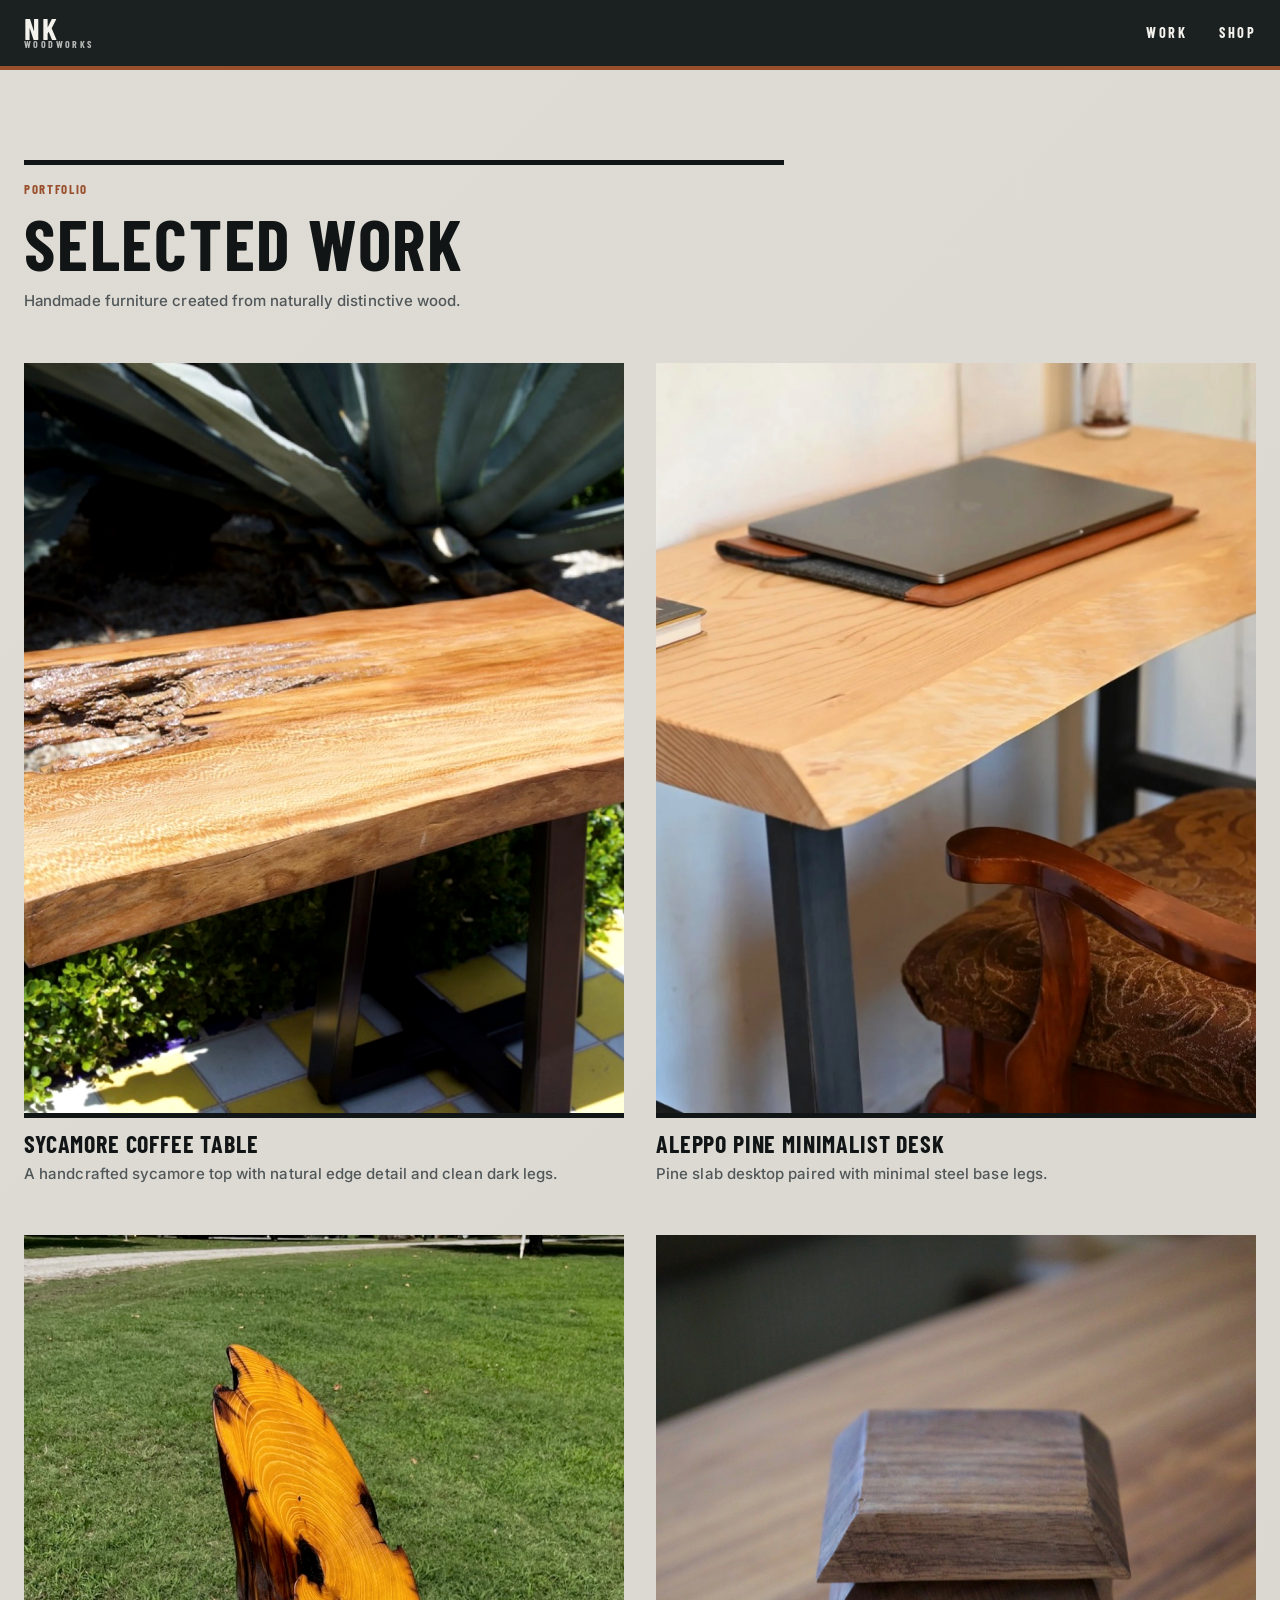
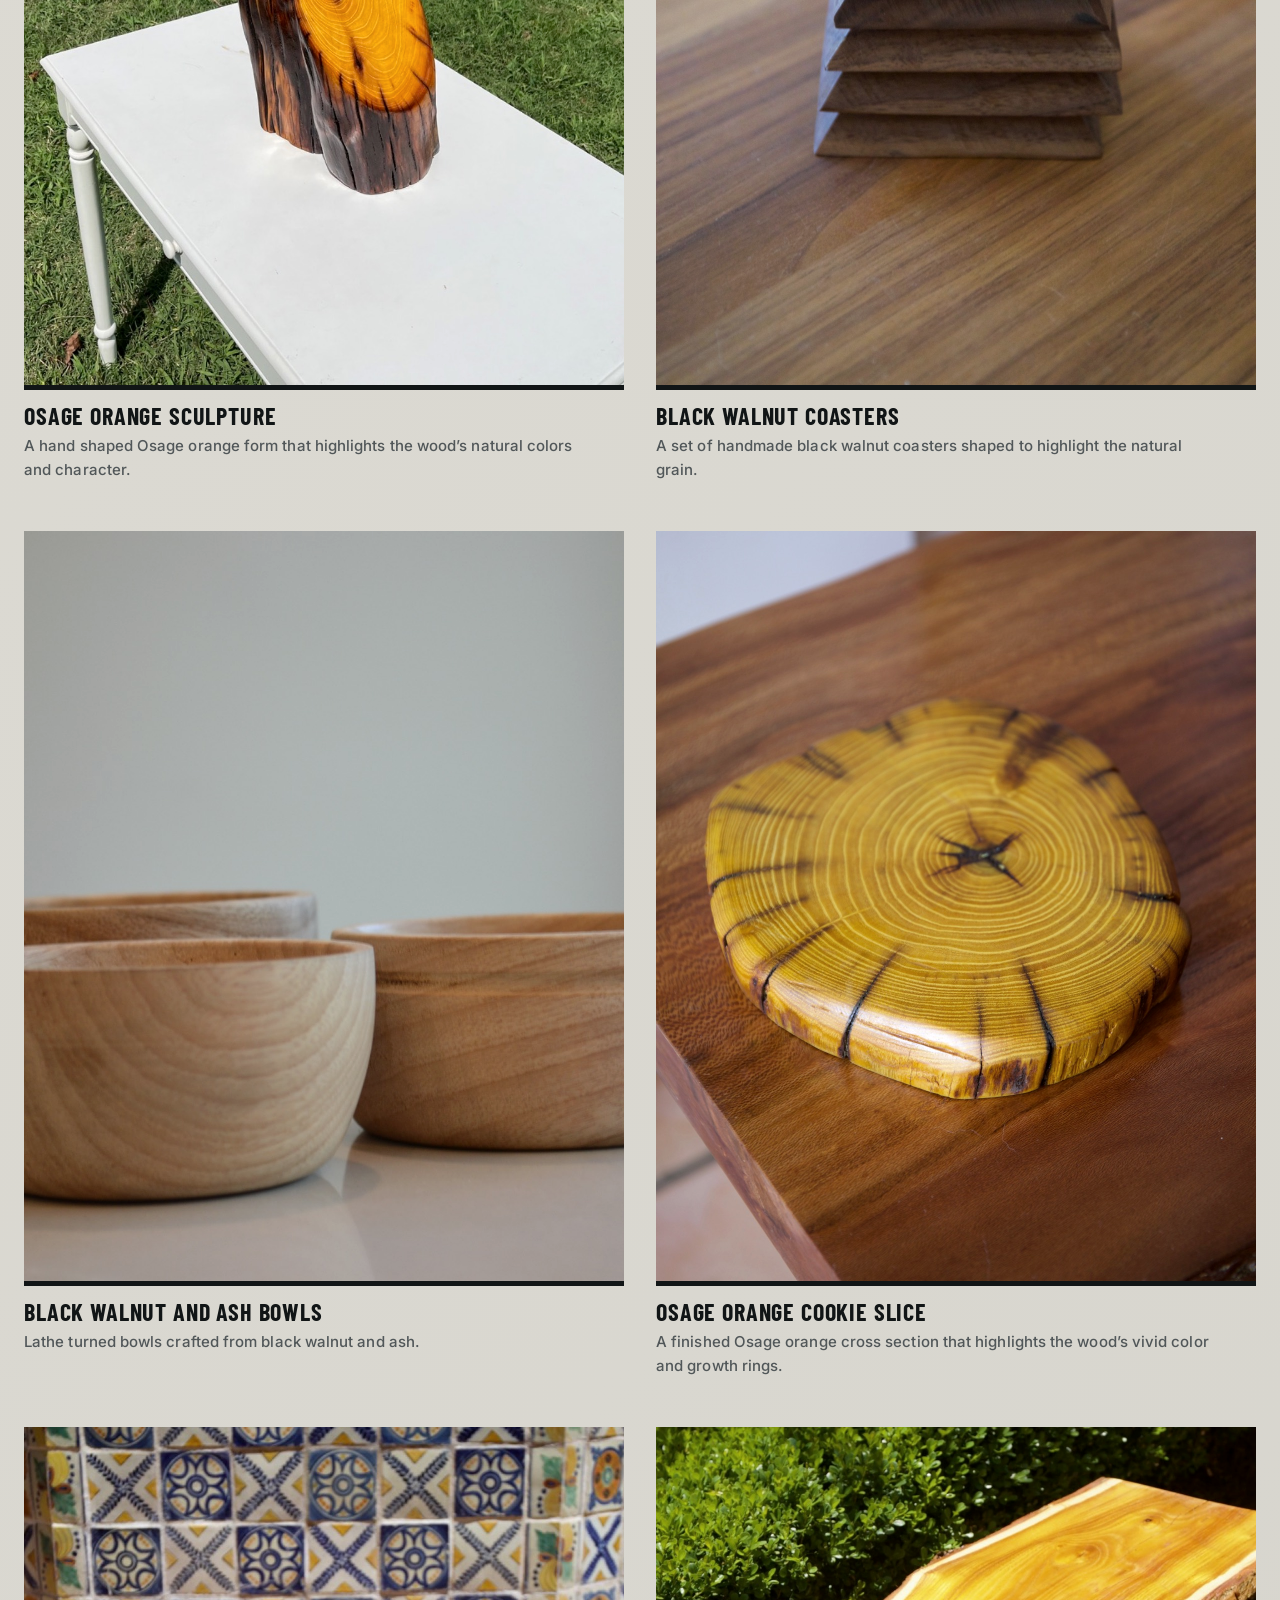
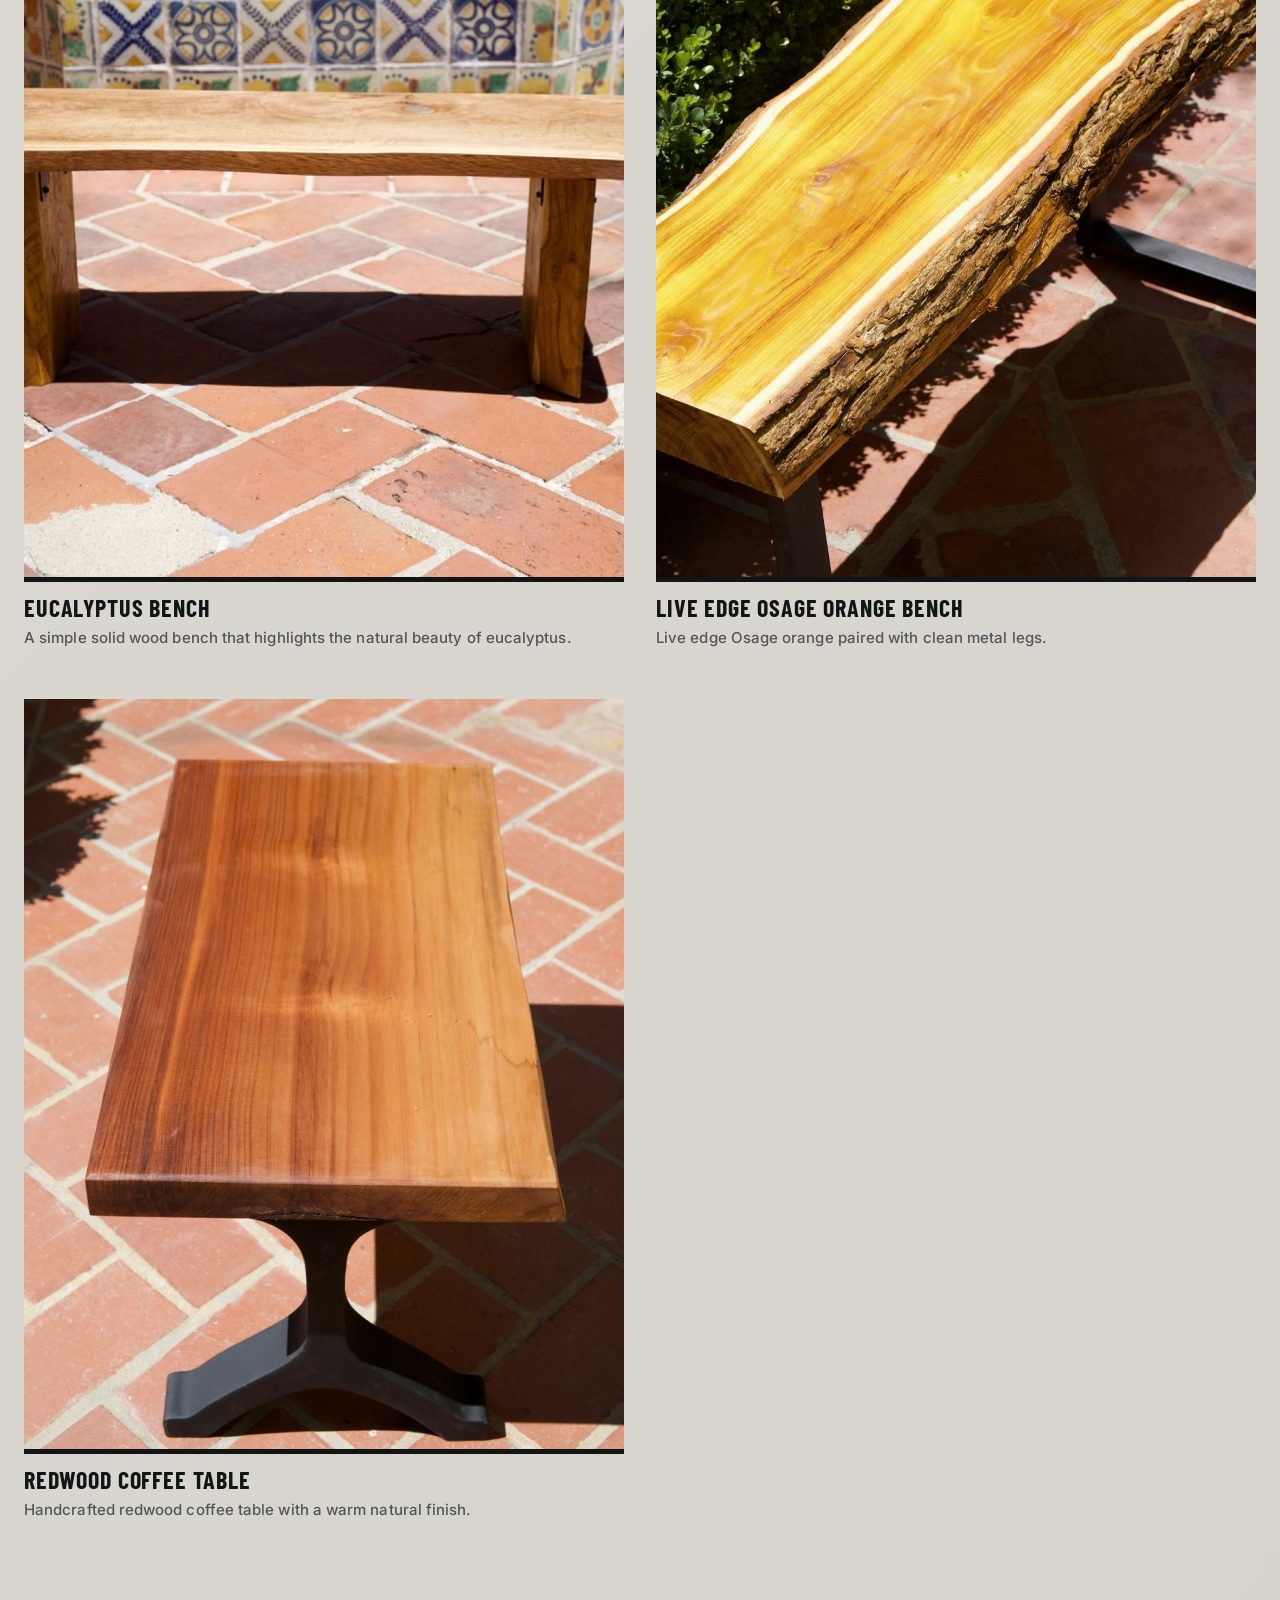
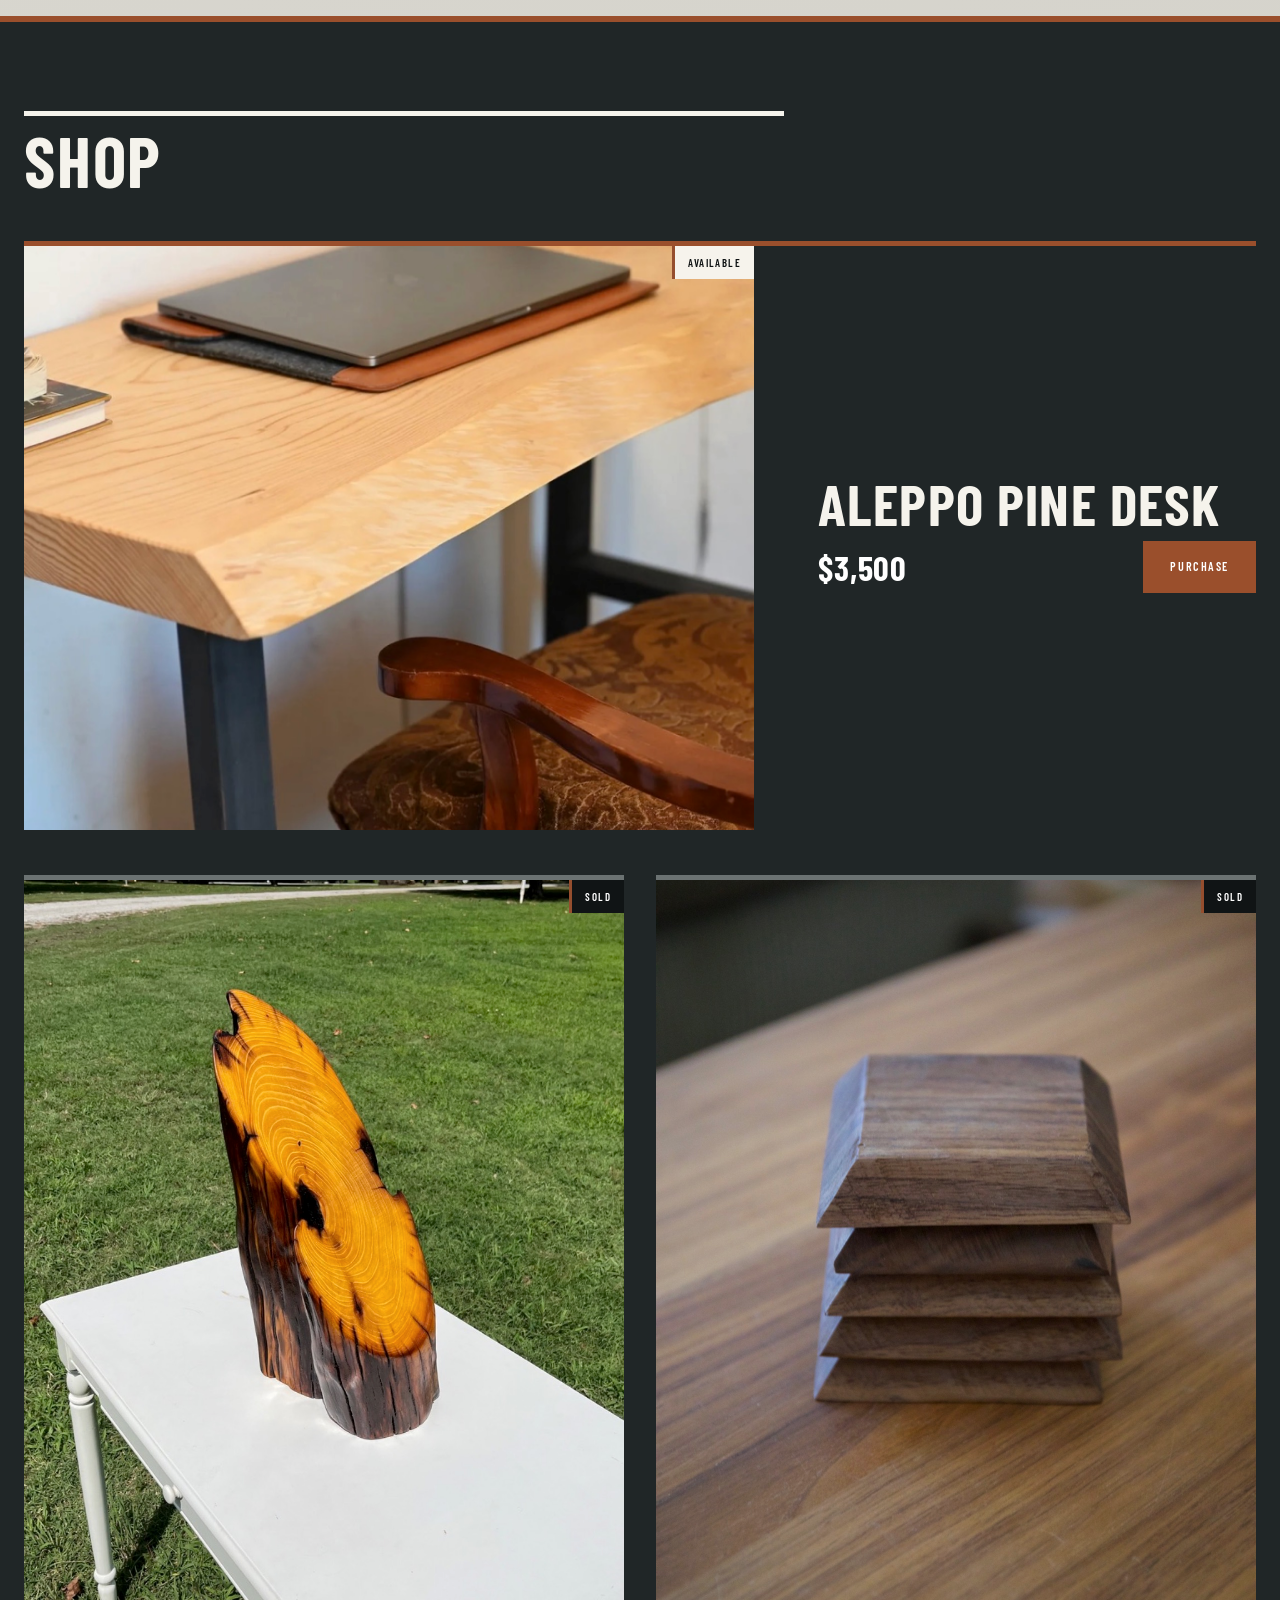
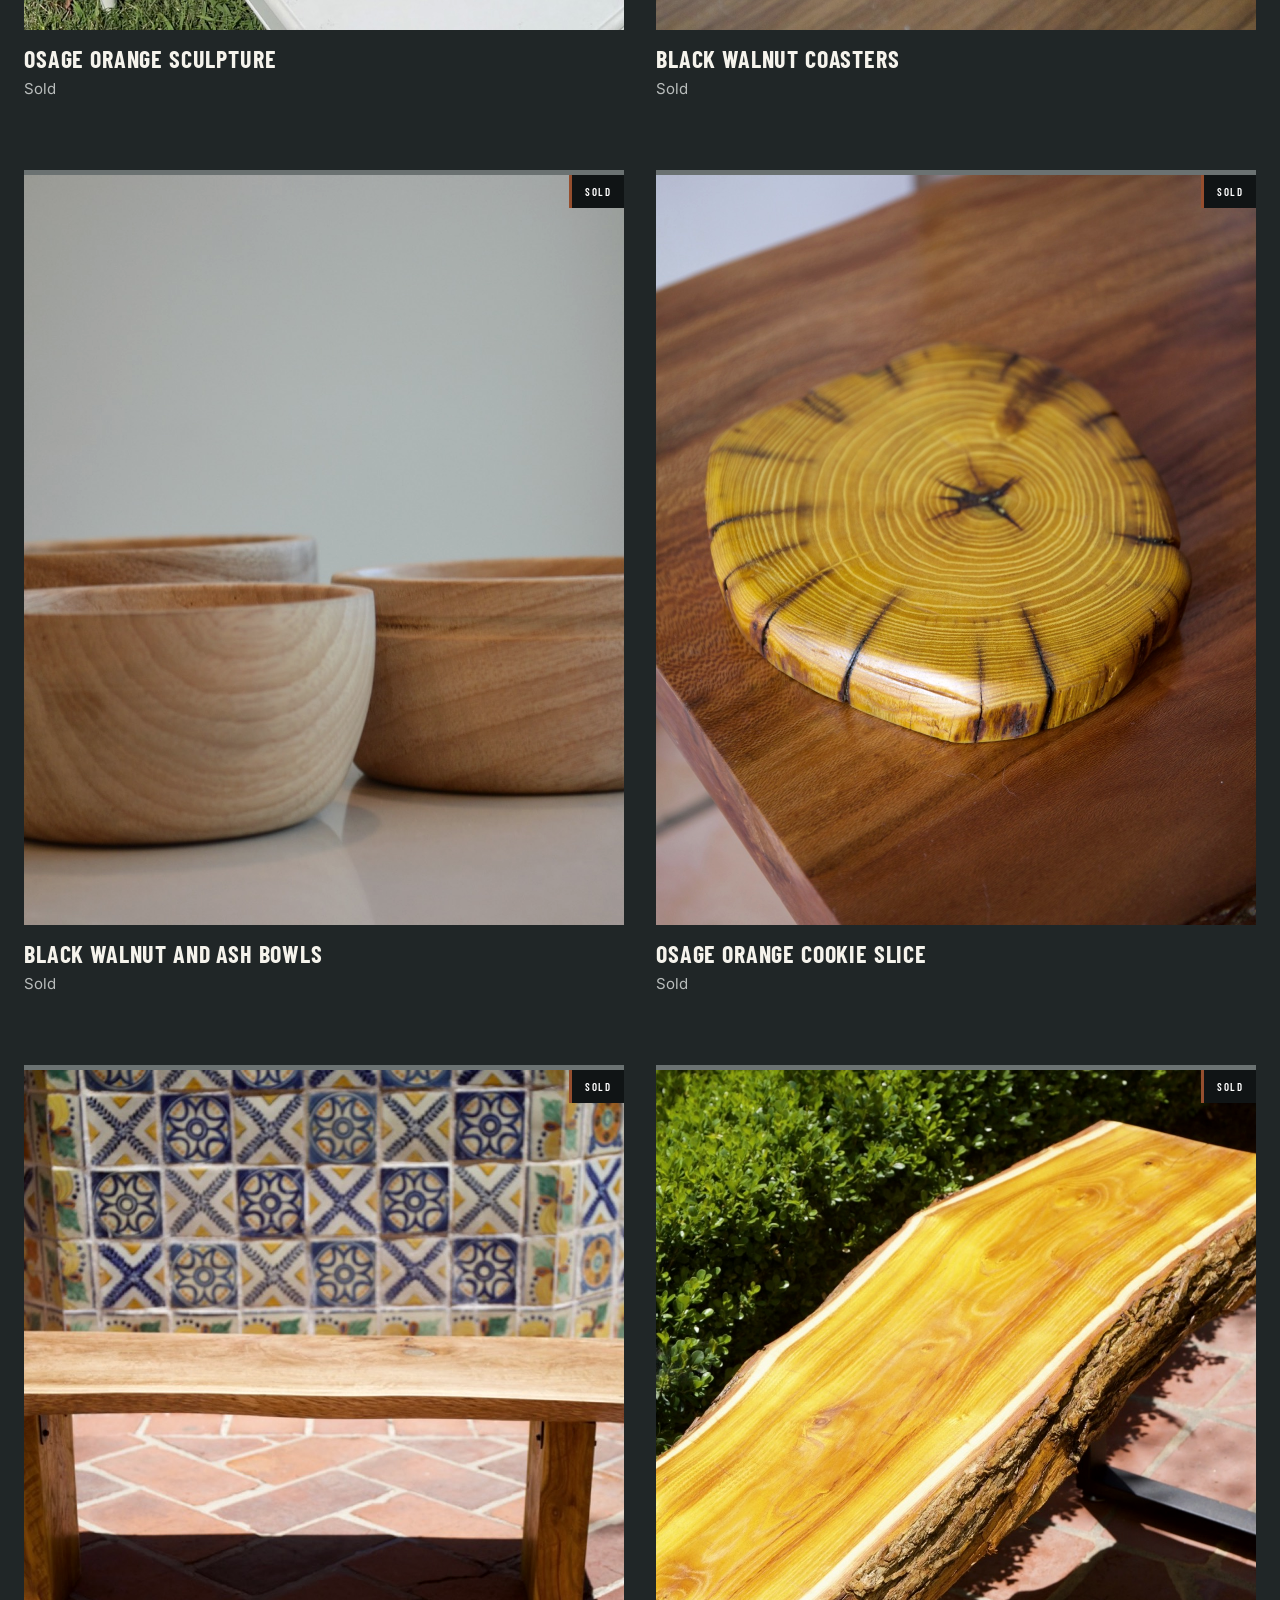
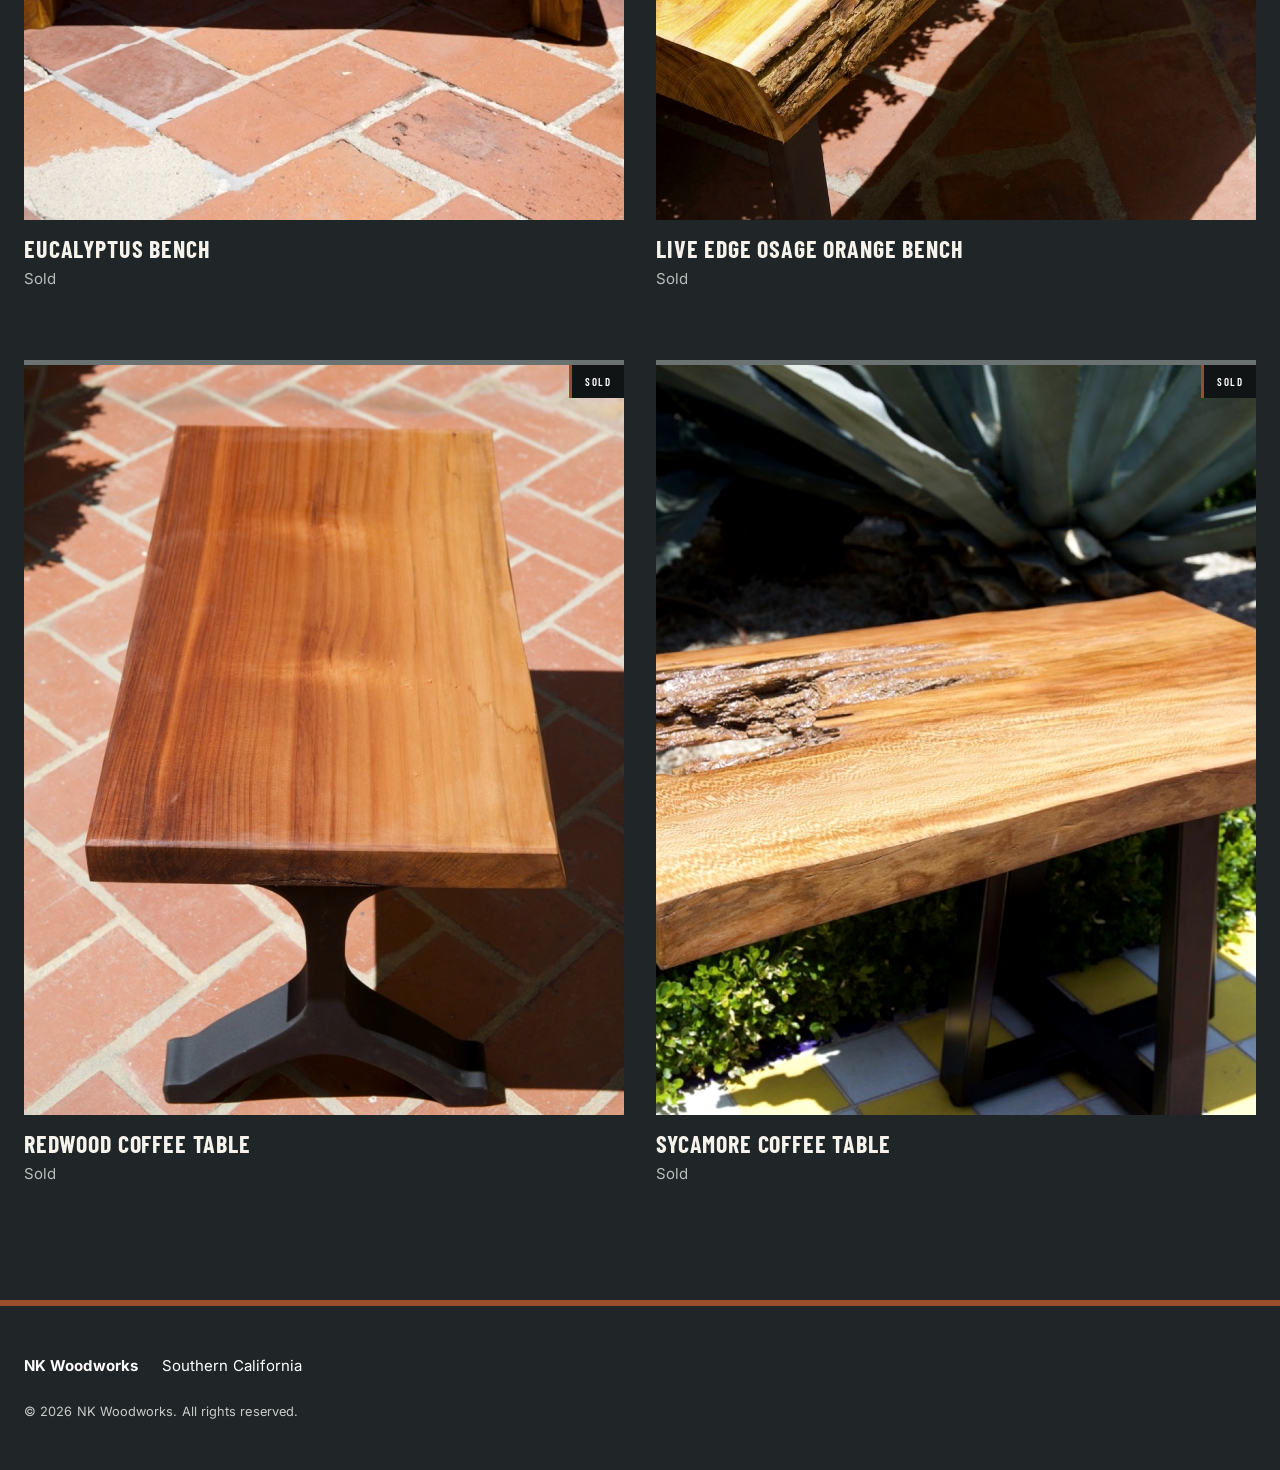
<file: index.html>
<!doctype html>
<html lang="en">
<head>
  <meta charset="utf-8">
  <meta name="viewport" content="width=device-width, initial-scale=1">
  <title>NK Woodworks | Handcrafted Furniture</title>
  <meta name="description" content="NK Woodworks creates handcrafted furniture from distinctive natural wood in Southern California.">
  <meta name="theme-color" content="#e7e5df">
  <link rel="canonical" href="https://nk-woodwork.com/">
  <link rel="icon" href="images/hero-bench.jpg">
  <meta property="og:title" content="NK Woodworks | Handcrafted Furniture">
  <meta property="og:description" content="Handcrafted furniture from distinctive natural wood in Southern California.">
  <meta property="og:image" content="https://nk-woodwork.com/images/social-preview.jpg">
  <meta property="og:url" content="https://nk-woodwork.com/">
  <meta property="og:type" content="website">
  <meta name="twitter:card" content="summary_large_image">
  <meta name="twitter:title" content="NK Woodworks | Handcrafted Furniture">
  <meta name="twitter:description" content="Handcrafted furniture from distinctive natural wood in Southern California.">
  <meta name="twitter:image" content="https://nk-woodwork.com/images/social-preview.jpg">
  <link rel="preconnect" href="https://fonts.googleapis.com">
  <link rel="preconnect" href="https://fonts.gstatic.com" crossorigin>
  <link href="https://fonts.googleapis.com/css2?family=Barlow+Condensed:wght@500;600;700&family=Inter:wght@400;500;600&display=swap" rel="stylesheet">
  <link rel="stylesheet" href="styles.css?v=20260717-industrial">
  <script type="application/ld+json">
  {
    "@context": "https://schema.org",
    "@type": "ProfessionalService",
    "name": "NK Woodworks",
    "url": "https://nk-woodwork.com/",
    "description": "Handcrafted furniture from distinctive natural wood in Southern California.",
    "areaServed": "Southern California"
  }
  </script>
</head>
<body>
  <a class="skip-link" href="#main">Skip to content</a>
  <header class="site-header">
    <a class="wordmark" href="#work" aria-label="NK Woodworks work"><span>NK</span><small>WOODWORKS</small></a>
    <button class="menu-toggle" type="button" aria-label="Open navigation" aria-expanded="false" aria-controls="site-nav"><span></span><span></span></button>
    <nav id="site-nav" class="site-nav" aria-label="Main navigation">
      <a href="#work">Work</a><a href="#shop">Shop</a>
    </nav>
  </header>

  <main id="main">
    <section id="work" class="section shell">
      <header class="section-heading"><p class="eyebrow">Portfolio</p><h2>Selected Work</h2><p>Handmade furniture created from naturally distinctive wood.</p></header>
      <div class="work-grid">
        <figure class="work-item"><button class="image-button" type="button" data-index="0"><img src="images/osage-orange-coffee-table.jpg" alt="Sycamore coffee table with natural edge detail" loading="lazy"></button><figcaption><h3>Sycamore Coffee Table</h3><p>A handcrafted sycamore top with natural edge detail and clean dark legs.</p></figcaption></figure>
        <figure class="work-item"><button class="image-button" type="button" data-index="0"><img src="images/aleppo-pine-desk.jpg" alt="Aleppo pine minimalist desk with a steel base" loading="lazy"></button><figcaption><h3>Aleppo Pine Minimalist Desk</h3><p>Pine slab desktop paired with minimal steel base legs.</p></figcaption></figure>
        <figure class="work-item"><button class="image-button" type="button" data-index="1"><img src="images/osage-orange-side-table.jpg" alt="Hand shaped Osage orange wood sculpture" loading="lazy"></button><figcaption><h3>Osage Orange Sculpture</h3><p>A hand shaped Osage orange form that highlights the wood’s natural colors and character.</p></figcaption></figure>
        <figure class="work-item"><button class="image-button" type="button" data-index="2"><img src="images/black-walnut-coasters-stack.jpg" alt="Stack of handmade black walnut coasters" loading="lazy"></button><figcaption><h3>Black Walnut Coasters</h3><p>A set of handmade black walnut coasters shaped to highlight the natural grain.</p></figcaption></figure>
        <figure class="work-item"><button class="image-button bowls-product-open" type="button" aria-label="View Black Walnut and Ash Bowls photos and details"><img src="images/black-walnut-ash-bowls.jpg" alt="Lathe turned black walnut and ash wood bowls" loading="lazy"></button><figcaption><h3>Black Walnut and Ash Bowls</h3><p>Lathe turned bowls crafted from black walnut and ash.</p></figcaption></figure>
        <figure class="work-item"><button class="image-button" type="button" data-index="3"><img src="images/osage-orange-cookie-slice.jpg" alt="Osage orange cookie slice showing growth rings" loading="lazy"></button><figcaption><h3>Osage Orange Cookie Slice</h3><p>A finished Osage orange cross section that highlights the wood’s vivid color and growth rings.</p></figcaption></figure>
        <figure class="work-item"><button class="image-button" type="button" data-index="2"><img src="images/eucalyptus-bench.jpg" alt="Solid eucalyptus wood bench" loading="lazy"></button><figcaption><h3>Eucalyptus Bench</h3><p>A simple solid wood bench that highlights the natural beauty of eucalyptus.</p></figcaption></figure>
        <figure class="work-item"><button class="image-button" type="button" data-index="3"><img src="images/live-edge-osage-orange-bench.jpg" alt="Live edge Osage orange bench with metal legs" loading="lazy"></button><figcaption><h3>Live Edge Osage Orange Bench</h3><p>Live edge Osage orange paired with clean metal legs.</p></figcaption></figure>
        <figure class="work-item"><button class="image-button" type="button" data-index="3"><img src="images/redwood-coffee-table.jpg" alt="Handcrafted redwood coffee table" loading="lazy"></button><figcaption><h3>Redwood Coffee Table</h3><p>Handcrafted redwood coffee table with a warm natural finish.</p></figcaption></figure>
      </div>
    </section>

    <section id="shop" class="section shop-section">
      <div class="shell"><header class="section-heading"><h2>Shop</h2></header>
        <div class="shop-grid">
          <article class="product-card available"><button class="product-image shop-product-open" type="button" aria-label="View Aleppo Pine Desk photos and details"><img src="images/aleppo-pine-desk.jpg" alt="Aleppo Pine Desk angled view" loading="lazy"><span class="status available-status">Available</span></button><div class="product-copy"><h3>Aleppo Pine Desk</h3><div class="purchase-row"><strong>$3,500</strong><a class="button button-dark" href="https://buy.stripe.com/eVqaEX1AP0EQ1GAcJO5Vu06" target="_blank" rel="noopener noreferrer">Purchase</a></div></div></article>
          <article class="product-card sold"><div class="product-image"><img src="images/osage-orange-side-table.jpg" alt="Osage Orange Sculpture" loading="lazy"><span class="status">Sold</span></div><div class="product-copy"><h3>Osage Orange Sculpture</h3><p>Sold</p></div></article>
          <article class="product-card sold"><button class="product-image coasters-product-open" type="button" aria-label="View Black Walnut Coasters photos and details"><img src="images/black-walnut-coasters-stack.jpg" alt="Black Walnut Coasters" loading="lazy"><span class="status">Sold</span></button><div class="product-copy"><h3>Black Walnut Coasters</h3><p>Sold</p></div></article>
          <article class="product-card sold"><button class="product-image bowls-product-open" type="button" aria-label="View Black Walnut and Ash Bowls photos and details"><img src="images/black-walnut-ash-bowls.jpg" alt="Black Walnut and Ash Bowls" loading="lazy"><span class="status">Sold</span></button><div class="product-copy"><h3>Black Walnut and Ash Bowls</h3><p>Sold</p></div></article>
          <article class="product-card sold"><div class="product-image"><img src="images/osage-orange-cookie-slice.jpg" alt="Osage Orange Cookie Slice" loading="lazy"><span class="status">Sold</span></div><div class="product-copy"><h3>Osage Orange Cookie Slice</h3><p>Sold</p></div></article>
          <article class="product-card sold"><button class="product-image eucalyptus-product-open" type="button" aria-label="View Eucalyptus Bench photos and details"><img src="images/eucalyptus-bench.jpg" alt="Eucalyptus Bench" loading="lazy"><span class="status">Sold</span></button><div class="product-copy"><h3>Eucalyptus Bench</h3><p>Sold</p></div></article>
          <article class="product-card sold"><div class="product-image"><img src="images/live-edge-osage-orange-bench.jpg" alt="Live Edge Osage Orange Bench" loading="lazy"><span class="status">Sold</span></div><div class="product-copy"><h3>Live Edge Osage Orange Bench</h3><p>Sold</p></div></article>
          <article class="product-card sold"><button class="product-image redwood-product-open" type="button" aria-label="View Redwood Coffee Table photos and details"><img src="images/redwood-coffee-table.jpg" alt="Redwood Coffee Table" loading="lazy"><span class="status">Sold</span></button><div class="product-copy"><h3>Redwood Coffee Table</h3><p>Sold</p></div></article>
          <article class="product-card sold"><button class="product-image sycamore-product-open" type="button" aria-label="View Sycamore Coffee Table photos and details"><img src="images/osage-orange-coffee-table.jpg" alt="Sycamore Coffee Table" loading="lazy"><span class="status">Sold</span></button><div class="product-copy"><h3>Sycamore Coffee Table</h3><p>Sold</p></div></article>
        </div>
      </div>
    </section>

  </main>

  <footer class="site-footer"><div><strong>NK Woodworks</strong><span>Southern California</span></div><p>© <span id="year"></span> NK Woodworks. All rights reserved.</p></footer>

  <dialog id="lightbox" class="lightbox" aria-label="Portfolio image viewer"><button class="lightbox-close" type="button" aria-label="Close image viewer">×</button><button class="lightbox-control prev" type="button" aria-label="Previous image">‹</button><img src="images/aleppo-pine-desk.jpg" alt=""><p></p><button class="lightbox-control next" type="button" aria-label="Next image">›</button></dialog>
  <dialog id="product-dialog" class="product-detail-dialog" aria-labelledby="product-dialog-title"><button class="product-dialog-close" type="button" aria-label="Close Aleppo Pine Desk details">×</button><div class="product-detail-gallery"><img src="images/aleppo-pine-desk.jpg" alt="Aleppo Pine Desk angled view"><img src="images/aleppo-pine-desk-detail.jpg" alt="Close view of the Aleppo pine edge and steel legs"><img src="images/aleppo-pine-desk-side.jpg" alt="Side view of the Aleppo Pine Desk"><img src="images/aleppo-pine-desk-top.jpg" alt="Top view of the Aleppo Pine Desk with a lamp and laptop"></div><div class="product-detail-copy"><h2 id="product-dialog-title">Aleppo Pine Desk</h2><p>A handcrafted Aleppo pine desk paired with a minimal steel base. The natural grain and live character make this piece completely unique.</p><dl><div><dt>Dimensions</dt><dd>40.1″ L × 22.9″ W × 30.9″ H</dd></div><div><dt>Wood</dt><dd>Aleppo Pine</dd></div></dl><div class="purchase-row"><strong>$3,500</strong><a class="button button-dark" href="https://buy.stripe.com/eVqaEX1AP0EQ1GAcJO5Vu06" target="_blank" rel="noopener noreferrer">Purchase</a></div></div></dialog>
  <dialog id="eucalyptus-dialog" class="product-detail-dialog" aria-labelledby="eucalyptus-dialog-title"><button class="product-dialog-close" type="button" aria-label="Close Eucalyptus Bench details">×</button><div class="product-detail-gallery"><img src="images/eucalyptus-bench.jpg" alt="Eucalyptus Bench front view"><img src="images/eucalyptus-bench-detail.jpg" alt="Eucalyptus Bench angled view showing the natural grain"><img src="images/eucalyptus-bench-side.jpg" alt="Eucalyptus Bench side view"></div><div class="product-detail-copy"><h2 id="eucalyptus-dialog-title">Eucalyptus Bench</h2><p>A simple solid wood bench that highlights the natural beauty of eucalyptus.</p><p><strong>Sold</strong></p></div></dialog>
  <dialog id="sycamore-dialog" class="product-detail-dialog" aria-labelledby="sycamore-dialog-title"><button class="product-dialog-close" type="button" aria-label="Close Sycamore Coffee Table details">×</button><div class="product-detail-gallery"><img src="images/osage-orange-coffee-table.jpg" alt="Sycamore Coffee Table angled view"><img src="images/sycamore-coffee-table-detail.jpg" alt="Front view of the Sycamore Coffee Table and its natural edge"></div><div class="product-detail-copy"><h2 id="sycamore-dialog-title">Sycamore Coffee Table</h2><p>A handcrafted sycamore top with natural edge detail and clean dark legs.</p><p><strong>Sold</strong></p></div></dialog>
  <dialog id="coasters-dialog" class="product-detail-dialog" aria-labelledby="coasters-dialog-title"><button class="product-dialog-close" type="button" aria-label="Close Black Walnut Coasters details">×</button><div class="product-detail-gallery"><img src="images/black-walnut-coasters-stack.jpg" alt="Stacked black walnut coasters"><img src="images/black-walnut-coasters-detail.jpg" alt="Black walnut coasters showing the wood grain"></div><div class="product-detail-copy"><h2 id="coasters-dialog-title">Black Walnut Coasters</h2><p>A set of handmade black walnut coasters shaped to highlight the natural grain.</p><p><strong>Sold</strong></p></div></dialog>
  <dialog id="redwood-dialog" class="product-detail-dialog" aria-labelledby="redwood-dialog-title"><button class="product-dialog-close" type="button" aria-label="Close Redwood Coffee Table details">×</button><div class="product-detail-gallery"><img src="images/redwood-coffee-table.jpg" alt="Redwood Coffee Table top view"><img src="images/redwood-coffee-table-detail.jpg" alt="Redwood Coffee Table angled view with dark legs"></div><div class="product-detail-copy"><h2 id="redwood-dialog-title">Redwood Coffee Table</h2><p>Handcrafted redwood coffee table with a warm natural finish.</p><p><strong>Sold</strong></p></div></dialog>
  <dialog id="bowls-dialog" class="product-detail-dialog" aria-labelledby="bowls-dialog-title"><button class="product-dialog-close" type="button" aria-label="Close Black Walnut and Ash Bowls details">×</button><div class="product-detail-gallery"><img src="images/black-walnut-ash-bowls.jpg" alt="Group of lathe turned ash bowls"><img src="images/black-walnut-bowls-bottom.jpg" alt="Bottom details of two lathe turned black walnut bowls"></div><div class="product-detail-copy"><h2 id="bowls-dialog-title">Black Walnut and Ash Bowls</h2><p>A collection of bowls individually shaped from black walnut and ash wood on the lathe.</p><p><strong>Sold</strong></p></div></dialog>
  <script src="script.js?v=20260717-industrial"></script>
</body>
</html>
</file>
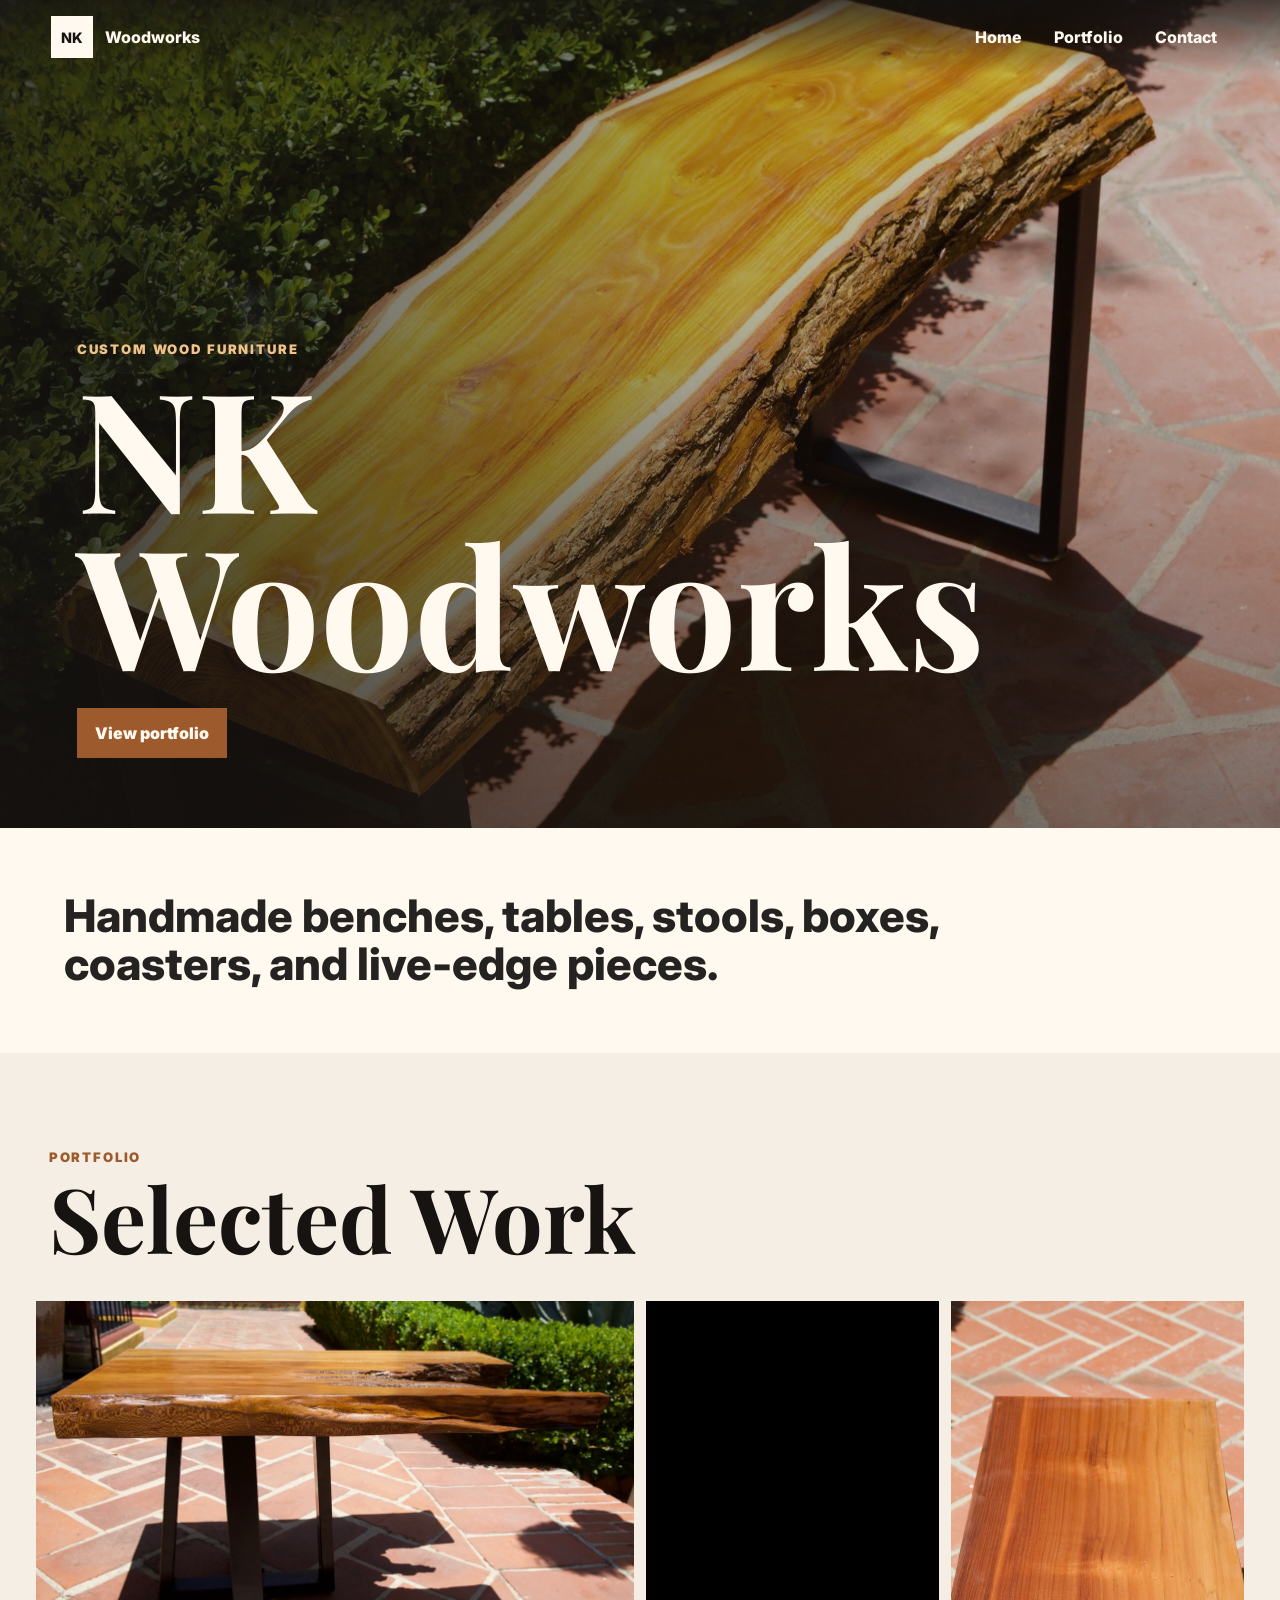
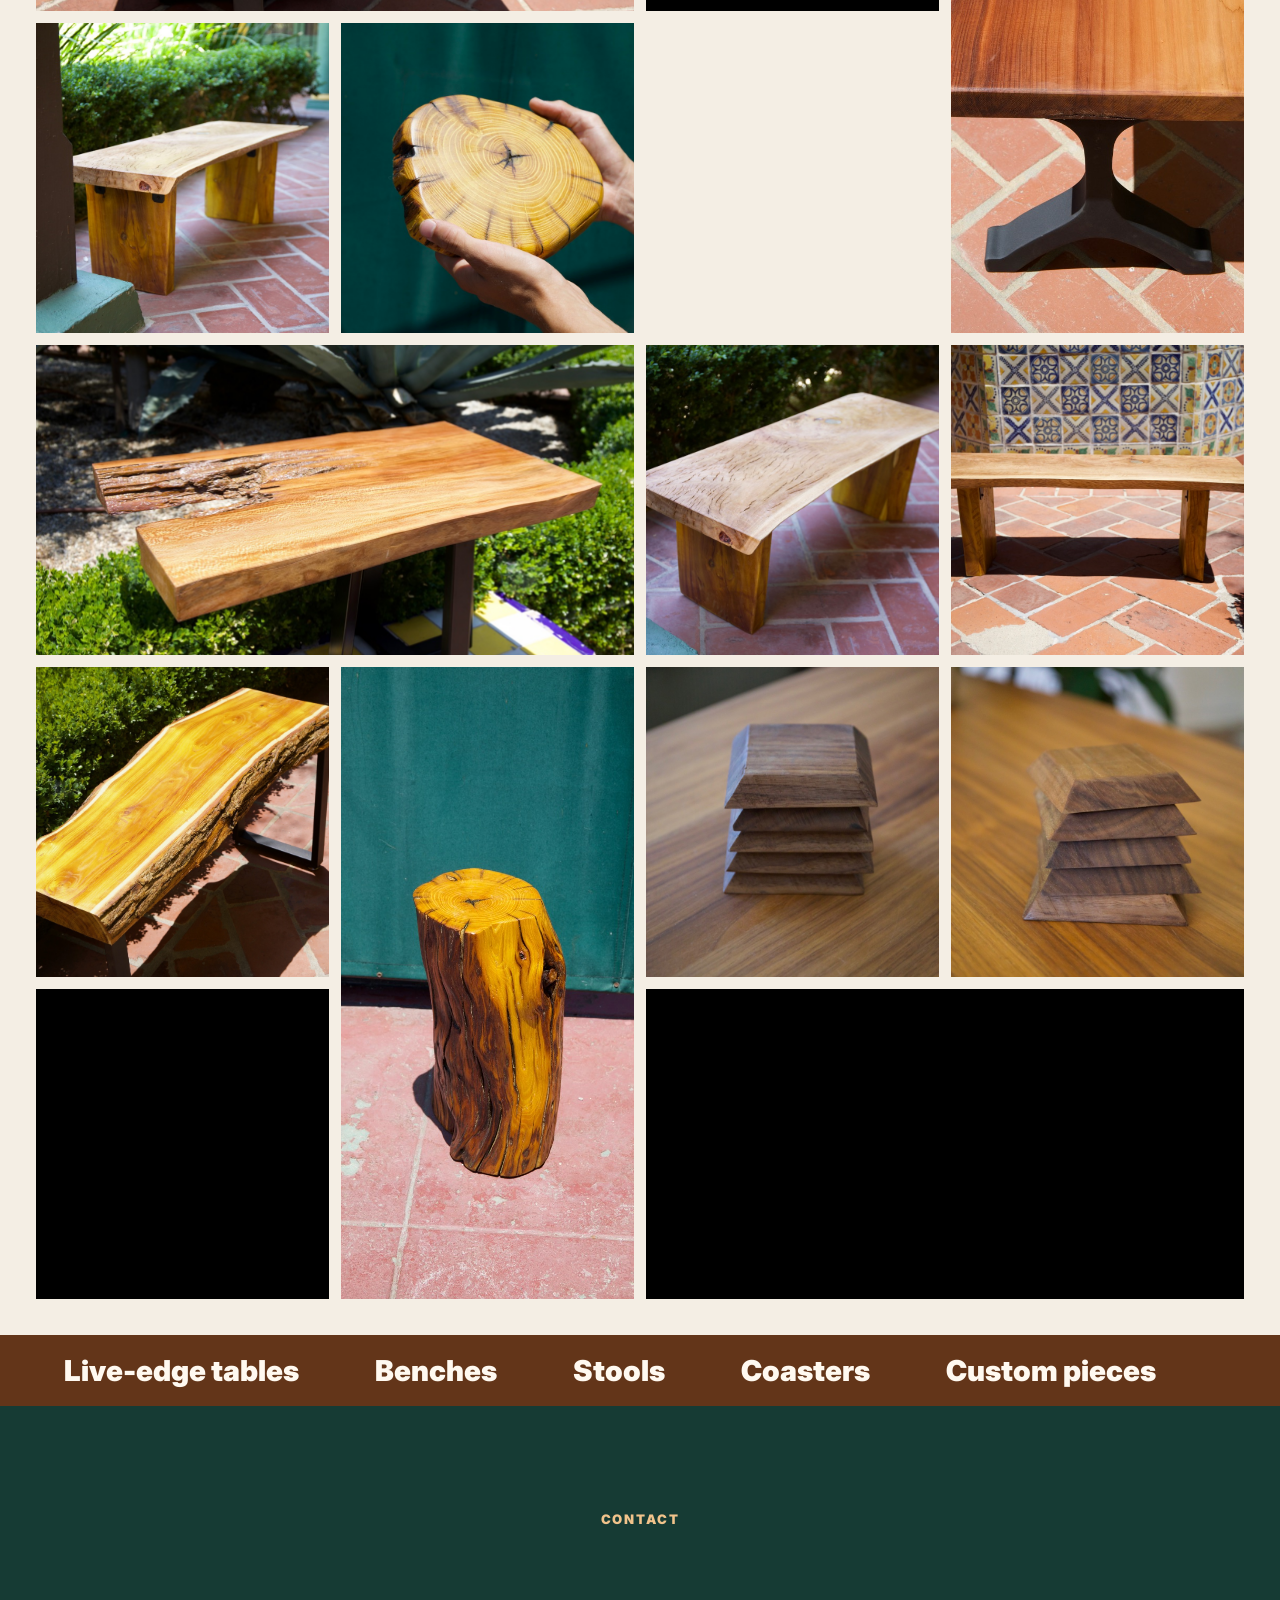
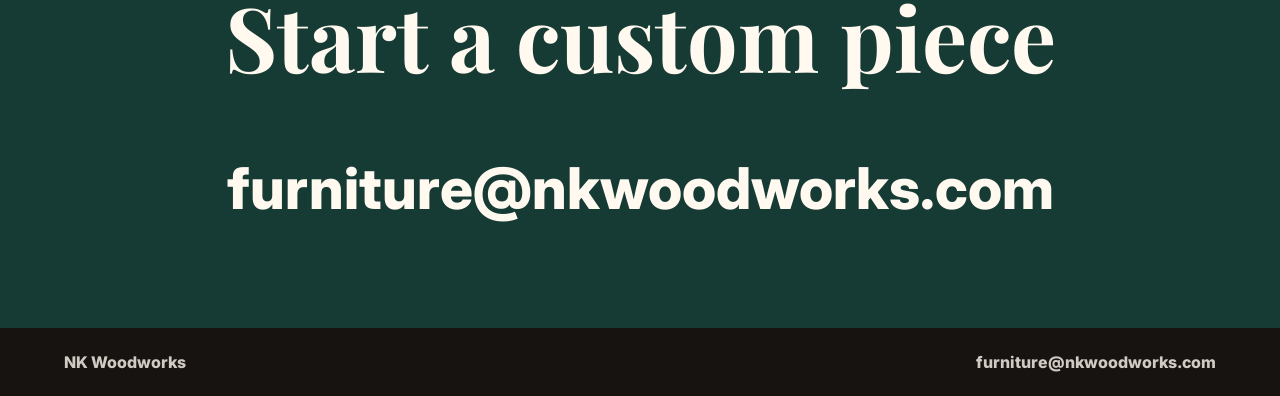
<file: UPLOAD_TO_GITHUB/index.html>
<!doctype html>
<html lang="en">
  <head>
    <meta charset="utf-8">
    <meta name="viewport" content="width=device-width, initial-scale=1">
    <meta name="description" content="NK Woodworks creates custom handmade wood furniture, live-edge pieces, benches, tables, stools, boxes, and wood goods.">
    <title>NK Woodworks | Custom Wood Furniture</title>
    <link rel="preconnect" href="https://fonts.googleapis.com">
    <link rel="preconnect" href="https://fonts.gstatic.com" crossorigin>
    <link href="https://fonts.googleapis.com/css2?family=Inter:wght@400;600;700;800&family=Playfair+Display:wght@700&display=swap" rel="stylesheet">
    <link rel="stylesheet" href="styles.css">
  </head>
  <body>
    <header class="site-header">
      <a class="brand" href="#home" aria-label="NK Woodworks home">
        <span class="brand-mark">NK</span>
        <span>Woodworks</span>
      </a>
      <nav class="site-nav" aria-label="Main navigation">
        <a href="#home">Home</a>
        <a href="#portfolio">Portfolio</a>
        <a href="#contact">Contact</a>
      </nav>
    </header>

    <main>
      <section id="home" class="hero">
        <img class="hero-image" src="assets/images/hero-bench.jpg" alt="Live-edge wood bench on a patio">
        <div class="hero-shade"></div>
        <div class="hero-content">
          <p>Custom wood furniture</p>
          <h1>NK Woodworks</h1>
          <a class="hero-button" href="#portfolio">View portfolio</a>
        </div>
      </section>

      <section class="intro">
        <p>Handmade benches, tables, stools, boxes, coasters, and live-edge pieces.</p>
      </section>

      <section id="portfolio" class="portfolio-section">
        <div class="section-title">
          <p>Portfolio</p>
          <h2>Selected Work</h2>
        </div>

        <div class="portfolio-grid" aria-label="NK Woodworks image portfolio">
          <button class="portfolio-item wide" type="button" data-full="assets/images/live-edge-console.jpg" data-title="Live-edge console">
            <img src="assets/images/live-edge-console.jpg" alt="Live-edge console table with metal legs">
          </button>
          <button class="portfolio-item" type="button" data-full="assets/images/slab-table-courtyard.jpg" data-title="Slab table">
            <img src="assets/images/slab-table-courtyard.jpg" alt="Wood slab table in a courtyard">
          </button>
          <button class="portfolio-item tall" type="button" data-full="assets/images/pedestal-table.jpg" data-title="Pedestal table">
            <img src="assets/images/pedestal-table.jpg" alt="Polished wood pedestal table">
          </button>
          <button class="portfolio-item" type="button" data-full="assets/images/live-edge-bench-side.jpg" data-title="Live-edge bench">
            <img src="assets/images/live-edge-bench-side.jpg" alt="Live-edge bench on tile patio">
          </button>
          <button class="portfolio-item" type="button" data-full="assets/images/wood-round-held.jpg" data-title="Wood round">
            <img src="assets/images/wood-round-held.jpg" alt="Polished wood round held in two hands">
          </button>
          <button class="portfolio-item wide" type="button" data-full="assets/images/live-edge-table-garden.jpg" data-title="Garden table">
            <img src="assets/images/live-edge-table-garden.jpg" alt="Live-edge wood table in a garden">
          </button>
          <button class="portfolio-item" type="button" data-full="assets/images/live-edge-bench-angle.jpg" data-title="Wood bench">
            <img src="assets/images/live-edge-bench-angle.jpg" alt="Wood bench from an angled view">
          </button>
          <button class="portfolio-item" type="button" data-full="assets/images/courtyard-bench.jpg" data-title="Courtyard bench">
            <img src="assets/images/courtyard-bench.jpg" alt="Wood bench in front of tilework">
          </button>
          <button class="portfolio-item" type="button" data-full="assets/images/hero-bench.jpg" data-title="Live-edge bench">
            <img src="assets/images/hero-bench.jpg" alt="Live-edge wood bench on a patio">
          </button>
          <button class="portfolio-item tall" type="button" data-full="assets/images/log-stool.jpg" data-title="Log stool">
            <img src="assets/images/log-stool.jpg" alt="Polished log stool on patio">
          </button>
          <button class="portfolio-item" type="button" data-full="assets/images/stacked-coasters-close.jpg" data-title="Coasters">
            <img src="assets/images/stacked-coasters-close.jpg" alt="Close-up of stacked wood coasters">
          </button>
          <button class="portfolio-item" type="button" data-full="assets/images/stacked-coasters.jpg" data-title="Coasters">
            <img src="assets/images/stacked-coasters.jpg" alt="Stack of handmade wood coasters">
          </button>
          <button class="portfolio-item" type="button" data-full="assets/images/wood-box-interior.jpg" data-title="Wood box">
            <img src="assets/images/wood-box-interior.jpg" alt="Interior of a handmade wood box">
          </button>
          <button class="portfolio-item wide" type="button" data-full="assets/images/wood-slices.jpg" data-title="Wood slices">
            <img src="assets/images/wood-slices.jpg" alt="Hand holding polished wood slices">
          </button>
        </div>
      </section>

      <section class="work-strip">
        <div>
          <p>Live-edge tables</p>
          <p>Benches</p>
          <p>Stools</p>
          <p>Coasters</p>
          <p>Custom pieces</p>
        </div>
      </section>

      <section id="contact" class="contact-section">
        <p>Contact</p>
        <h2>Start a custom piece</h2>
        <a href="mailto:furniture@nkwoodworks.com">furniture@nkwoodworks.com</a>
      </section>
    </main>

    <footer class="site-footer">
      <span>NK Woodworks</span>
      <a href="mailto:furniture@nkwoodworks.com">furniture@nkwoodworks.com</a>
    </footer>

    <dialog class="lightbox" aria-label="Project image preview">
      <button class="lightbox-close" type="button" aria-label="Close preview">×</button>
      <img src="assets/images/hero-bench.jpg" alt="">
      <p></p>
    </dialog>

    <script src="script.js"></script>
  </body>
</html>
</file>
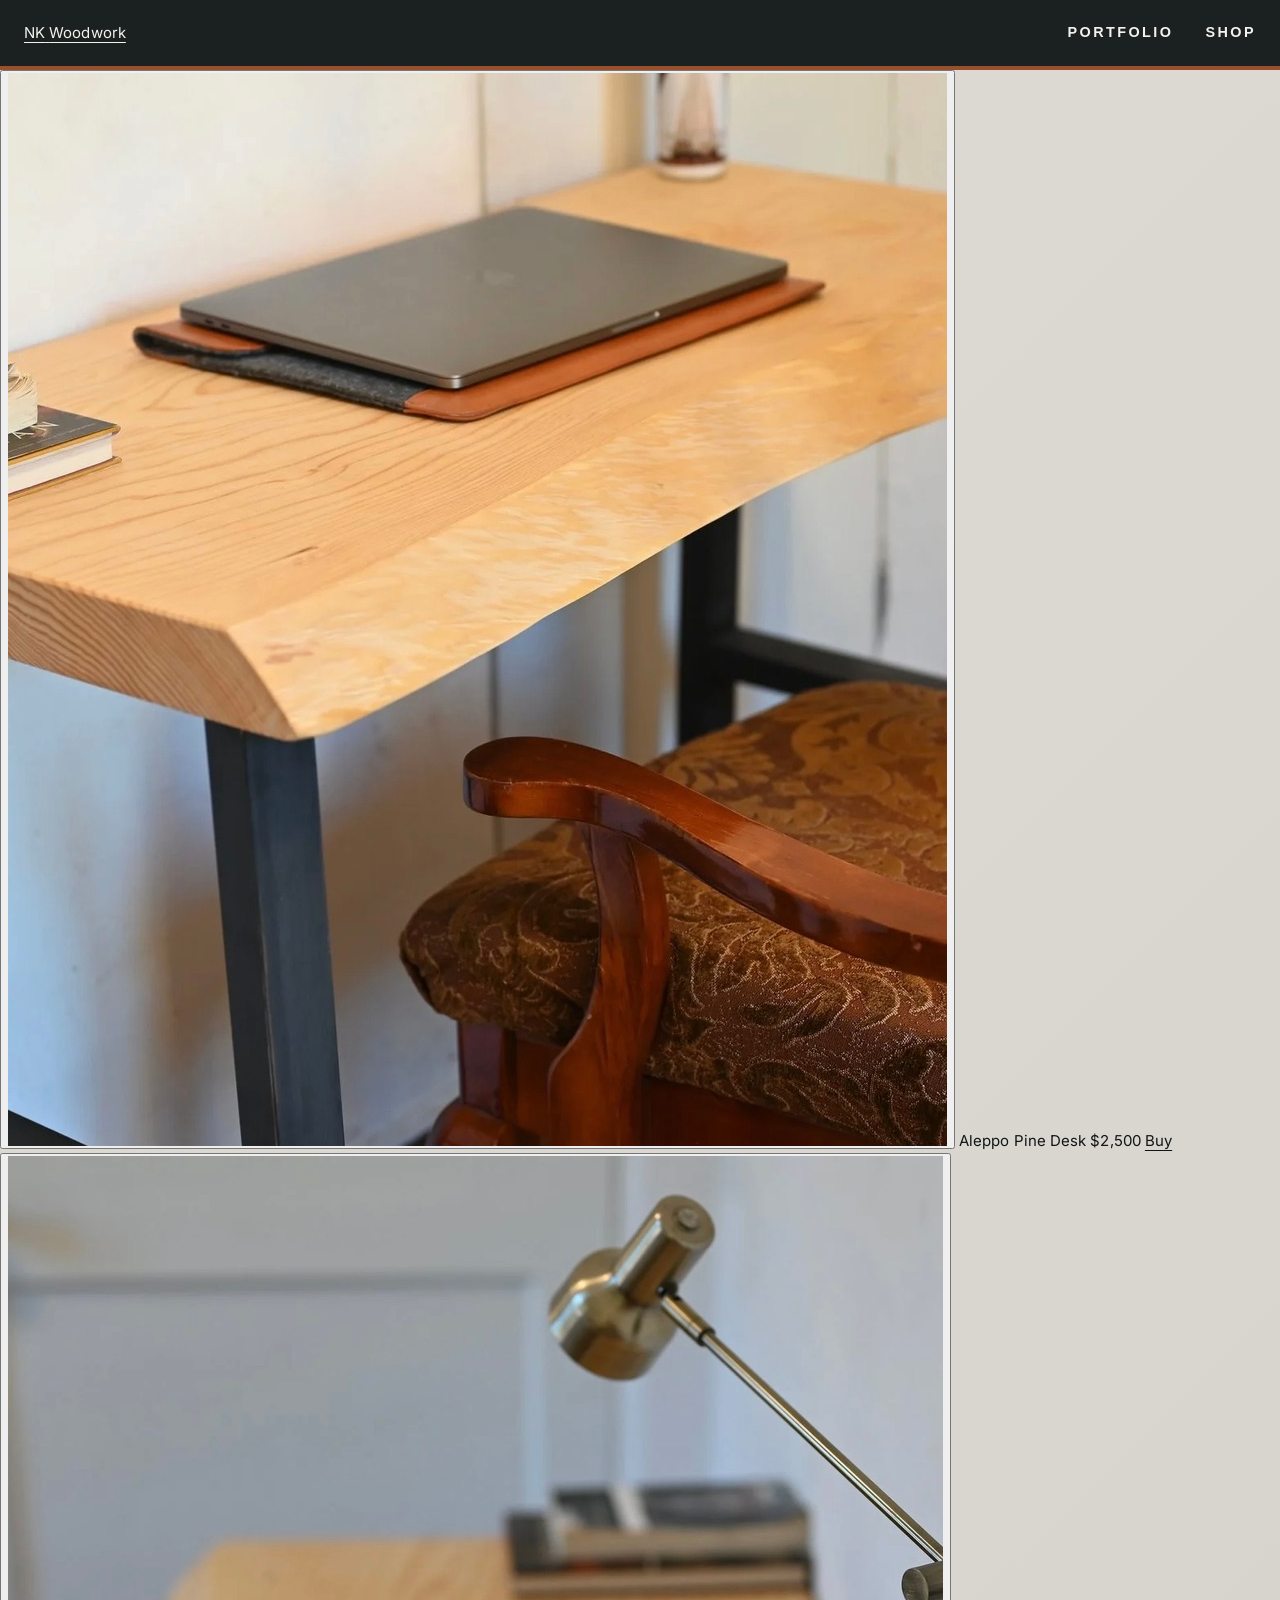
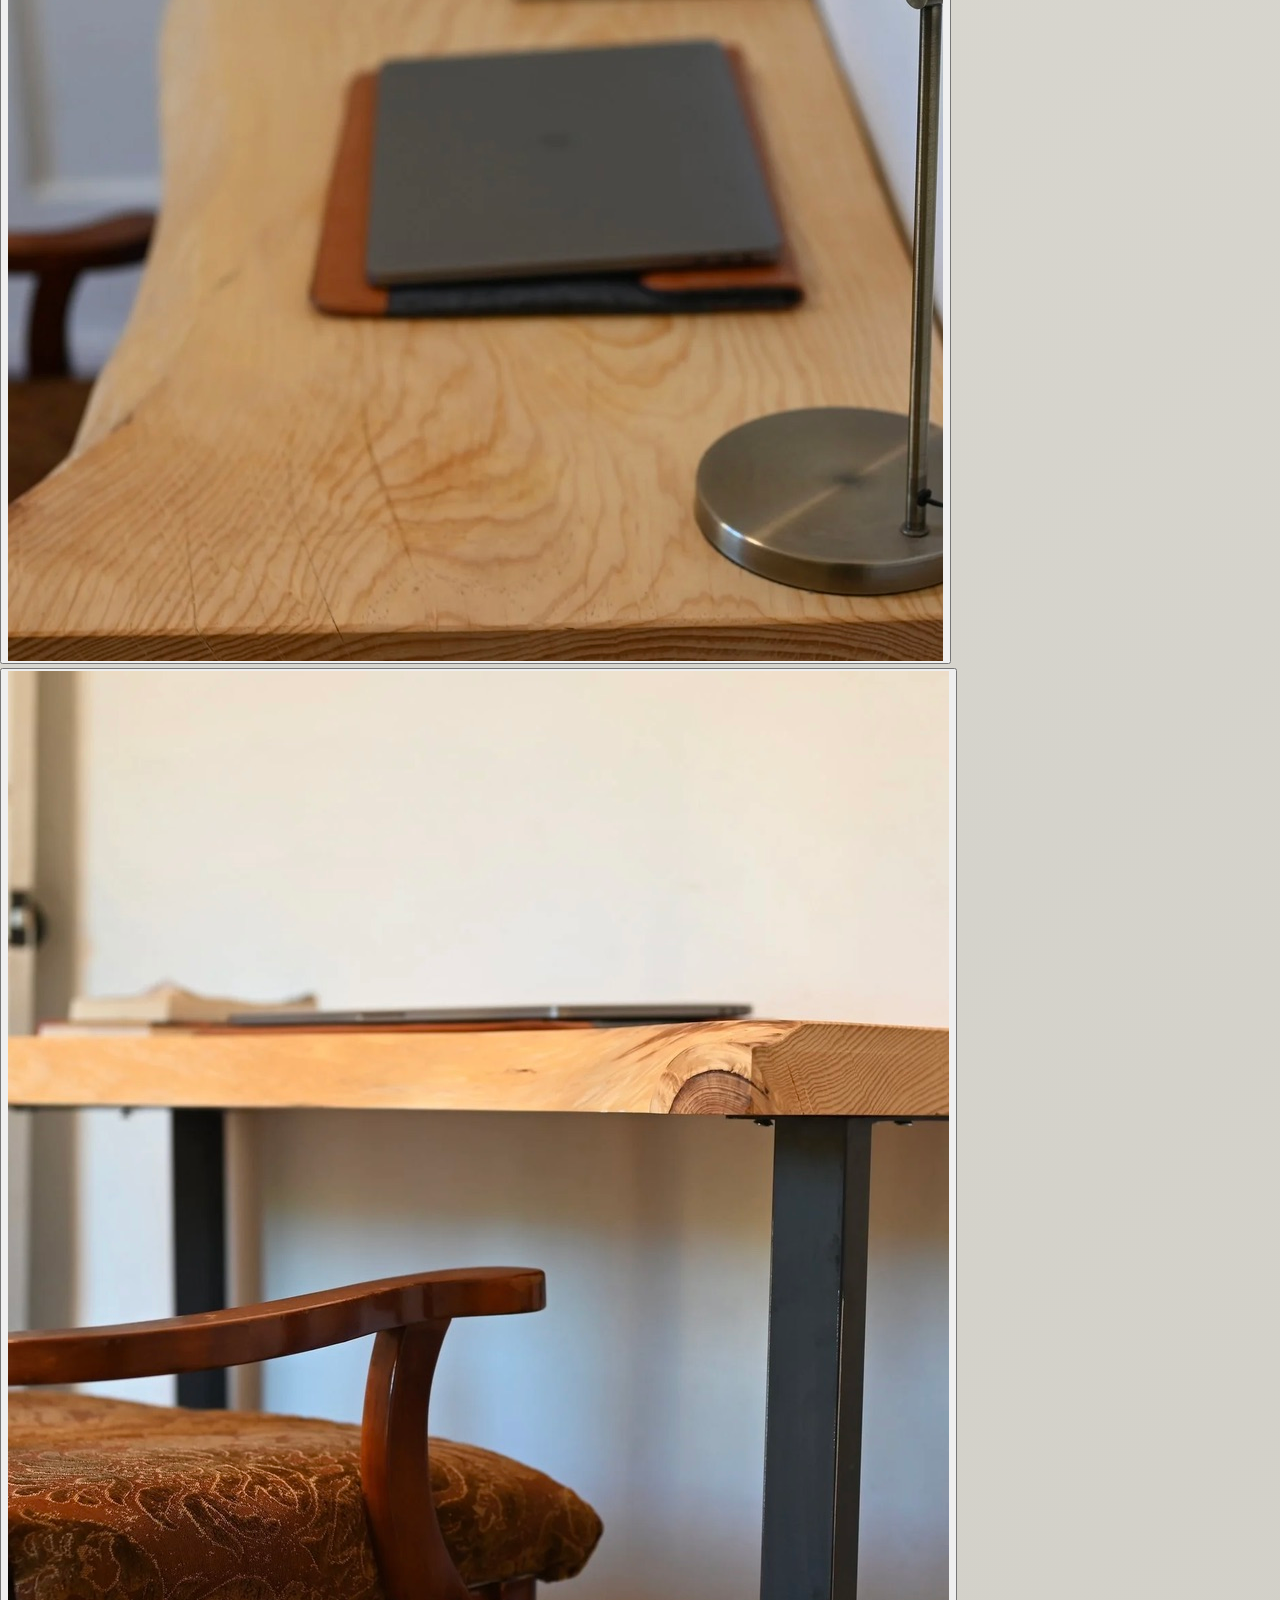
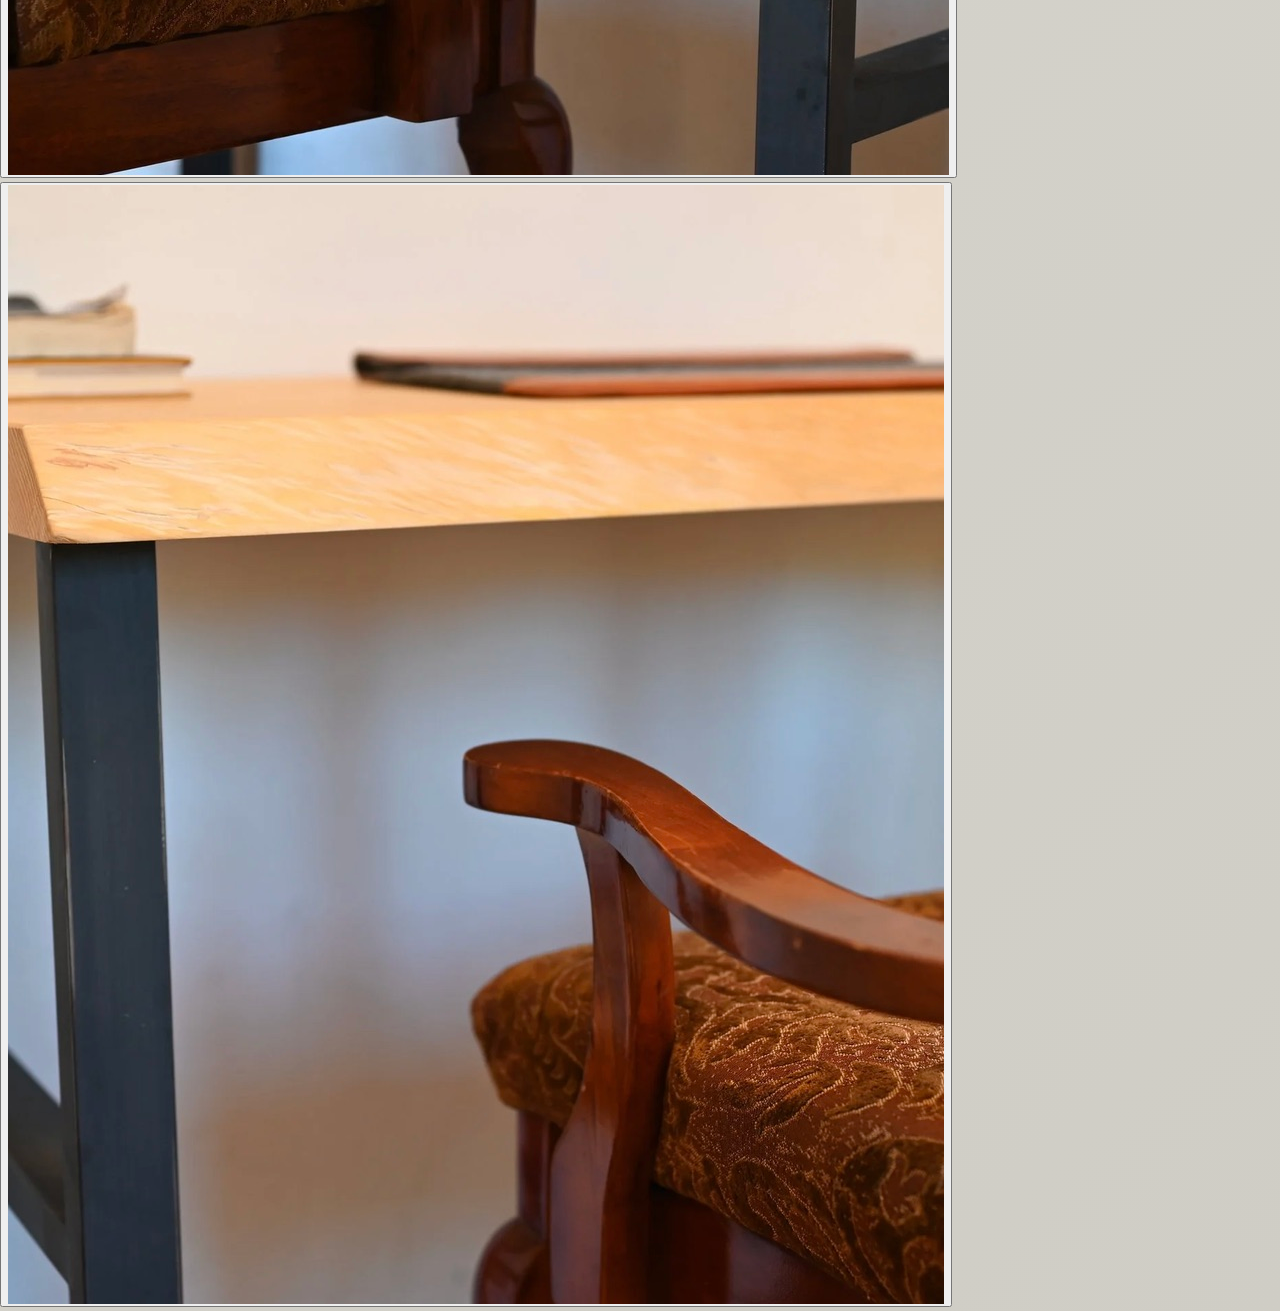
<file: shop.html>
<!doctype html>
<html lang="en">
  <head>
    <meta charset="utf-8">
    <meta name="viewport" content="width=device-width, initial-scale=1">
    <meta name="description" content="Shop handmade wood furniture by NK Woodwork.">
    <title>Shop | NK Woodwork</title>
    <link rel="preconnect" href="https://fonts.googleapis.com">
    <link rel="preconnect" href="https://fonts.gstatic.com" crossorigin>
    <link href="https://fonts.googleapis.com/css2?family=Inter:wght@400;600;700;800&family=Playfair+Display:wght@700&display=swap" rel="stylesheet">
    <link rel="stylesheet" href="styles.css">
  </head>
  <body class="shop-page">
    <header class="site-header solid-header">
      <a class="brand" href="index.html" aria-label="NK Woodwork home">
        <span class="brand-mark">NK</span>
        <span>Woodwork</span>
      </a>
      <nav class="site-nav" aria-label="Main navigation">
        <a href="index.html">Portfolio</a>
        <a href="shop.html" aria-current="page">Shop</a>
      </nav>
    </header>

    <main class="shop-main">
      <section class="product-showcase" aria-label="Aleppo Pine Desk">
        <div class="product-shot product-shot-main">
          <button class="product-image-trigger" type="button" data-full="assets/images/live-edge-desk-angle.jpeg" data-title="Aleppo Pine Desk — angled view">
            <img src="assets/images/live-edge-desk-angle.jpeg" alt="Aleppo pine desk with black metal legs, shown beside a chair">
          </button>
          <span class="product-overlay">
            <span class="product-name">Aleppo Pine Desk</span>
            <span class="product-purchase">
              <span class="product-price">$2,500</span>
              <a class="buy-button" href="https://buy.stripe.com/bJe5kD5R5fzK0Cw1165Vu05" target="_blank" rel="noopener noreferrer" aria-label="Buy the Aleppo Pine Desk securely with Stripe for $2,500">Buy</a>
            </span>
          </span>
        </div>
        <button class="product-shot" type="button" data-full="assets/images/live-edge-desk-top.jpeg" data-title="Aleppo Pine Desk — top view">
          <img src="assets/images/live-edge-desk-top.jpeg" alt="Top view of the Aleppo pine desk with a laptop and desk lamp">
        </button>
        <button class="product-shot" type="button" data-full="assets/images/live-edge-desk-detail.jpeg" data-title="Aleppo Pine Desk — wood detail">
          <img src="assets/images/live-edge-desk-detail.jpeg" alt="Close-up of the Aleppo pine grain and natural edge">
        </button>
        <button class="product-shot" type="button" data-full="assets/images/live-edge-desk-side.jpeg" data-title="Aleppo Pine Desk — side view">
          <img src="assets/images/live-edge-desk-side.jpeg" alt="Side view of the Aleppo pine desk and black metal legs">
        </button>
      </section>
    </main>

    <dialog class="lightbox" aria-label="Product image preview">
      <button class="lightbox-close" type="button" aria-label="Close preview">×</button>
      <img src="assets/images/live-edge-desk-angle.jpeg" alt="">
      <p></p>
    </dialog>
    <script src="script.js"></script>
  </body>
</html>
</file>
<file: styles.css>
:root{--paper:#f6f3ed;--white:#fff;--ink:#171715;--muted:#6f6b64;--line:#d9d4ca;--max:1400px}*{box-sizing:border-box}html{scroll-behavior:smooth}body{margin:0;background:var(--paper);color:var(--ink);font-family:Inter,Arial,sans-serif;font-size:16px;line-height:1.6}body.menu-open{overflow:hidden}img{display:block;width:100%}a{color:inherit;text-underline-offset:4px}button,input,select,textarea{font:inherit}.skip-link{position:fixed;left:12px;top:-60px;z-index:100;padding:10px 14px;background:var(--ink);color:#fff}.skip-link:focus{top:12px}.site-header{position:sticky;top:0;z-index:50;display:flex;align-items:center;justify-content:space-between;min-height:82px;padding:12px max(24px,calc((100vw - var(--max))/2));background:rgba(255,255,255,.96);border-bottom:1px solid var(--line)}.wordmark{display:flex;flex-direction:column;line-height:.9;text-decoration:none;font-weight:600;letter-spacing:.12em}.wordmark span{font-size:1.55rem}.wordmark small{font-size:.58rem;letter-spacing:.24em}.site-nav{display:flex;align-items:center;gap:clamp(18px,2.5vw,38px)}.site-nav a{text-decoration:none;font-size:.83rem;letter-spacing:.08em;text-transform:uppercase}.icon-link{padding-left:20px;border-left:1px solid var(--line)}.menu-toggle{display:none;border:0;background:transparent;padding:12px}.menu-toggle span{display:block;width:25px;height:1px;margin:6px;background:var(--ink)}.shell{width:min(var(--max),calc(100% - 48px));margin-inline:auto}.section{padding-block:clamp(76px,10vw,150px);scroll-margin-top:82px}.hero{position:relative;min-height:min(78vh,850px);margin:24px;overflow:hidden;background:#b4ada3}.hero>img{position:absolute;inset:0;height:100%;object-fit:cover}.hero:after{content:"";position:absolute;inset:0;background:linear-gradient(90deg,rgba(0,0,0,.68),rgba(0,0,0,.1) 70%)}.hero-overlay{position:relative;z-index:2;display:flex;min-height:min(78vh,850px);max-width:850px;flex-direction:column;justify-content:flex-end;padding:clamp(34px,7vw,100px);color:#fff}.eyebrow{margin:0 0 14px;font-size:.74rem;font-weight:600;letter-spacing:.16em;text-transform:uppercase}.hero h1{margin:0;max-width:800px;font-size:clamp(2.6rem,6vw,6rem);font-weight:400;line-height:1.02;letter-spacing:-.045em}.hero-overlay>p:not(.eyebrow){max-width:600px;margin:22px 0 28px}.button-row{display:flex;flex-wrap:wrap;gap:12px}.button{display:inline-flex;min-height:48px;align-items:center;justify-content:center;padding:12px 20px;border:1px solid currentColor;background:transparent;text-decoration:none;font-size:.76rem;font-weight:600;letter-spacing:.08em;text-transform:uppercase;cursor:pointer}.button-light{color:#fff}.button-dark{background:var(--ink);color:#fff;border-color:var(--ink)}.button:hover,.button:focus-visible{transform:translateY(-1px)}.artistic-intro{display:grid;min-height:400px;place-items:center;padding:70px 24px;background:#fff}.artistic-intro blockquote{max-width:950px;margin:0;text-align:center;font-family:"Cormorant Garamond",serif;font-size:clamp(2.1rem,4.8vw,4.6rem);font-style:italic;line-height:1.12}.section-heading{max-width:720px;margin-bottom:clamp(42px,6vw,80px)}h2{margin:0;font-size:clamp(2.6rem,5vw,5rem);font-weight:400;line-height:1.05;letter-spacing:-.045em}.section-heading>p:last-child{max-width:620px;color:var(--muted)}.work-grid,.shop-grid{display:grid;grid-template-columns:repeat(2,minmax(0,1fr));gap:clamp(38px,6vw,90px) clamp(24px,4vw,56px)}.work-item,.product-card{margin:0}.image-button{display:block;width:100%;aspect-ratio:4/5;overflow:hidden;border:0;padding:0;background:#ded8ce;cursor:zoom-in}.image-button img,.product-image img{height:100%;object-fit:cover;transition:transform .35s ease}.image-button:hover img,.image-button:focus-visible img{transform:scale(1.018)}figcaption{padding-top:18px}.work-item h3,.product-card h3{margin:0 0 6px;font-size:1.15rem;font-weight:500}.work-item p,.product-card p{margin:0;color:var(--muted)}.shop-section{background:#fff}.product-card{border-top:1px solid var(--line)}.product-image{position:relative;aspect-ratio:4/5;overflow:hidden;background:#ded8ce}.status{position:absolute;right:14px;top:14px;padding:7px 11px;background:rgba(20,20,18,.78);color:#fff;font-size:.68rem;font-weight:600;letter-spacing:.14em;text-transform:uppercase}.available-status{background:#fff;color:var(--ink)}.product-copy{padding:22px 0}.product-card.available{grid-column:1/-1;display:grid;grid-template-columns:minmax(0,1.25fr) minmax(320px,.75fr);gap:clamp(28px,5vw,80px);align-items:center}.product-card.available .product-image{aspect-ratio:5/4}.product-card.available h3{font-size:clamp(2rem,4vw,4rem);line-height:1.05}.product-card dl{margin:28px 0;border-block:1px solid var(--line)}.product-card dl div{display:flex;justify-content:space-between;gap:18px;padding:10px 0;border-bottom:1px solid var(--line)}.product-card dl div:last-child{border:0}.product-card dt{color:var(--muted)}.product-card dd{margin:0;text-align:right}.purchase-row{display:flex;align-items:center;justify-content:space-between;gap:18px}.purchase-row strong{font-size:1.55rem;font-weight:500}.about{display:grid;grid-template-columns:1fr 1fr;gap:clamp(40px,8vw,120px);align-items:center}.about-image{aspect-ratio:4/5;overflow:hidden}.about-image img{height:100%;object-fit:cover}.about-copy{max-width:600px}.about-copy p:not(.eyebrow){color:var(--muted)}.commission{display:flex;align-items:flex-end;justify-content:space-between;gap:40px;padding:clamp(70px,10vw,150px) max(24px,calc((100vw - var(--max))/2));background:var(--ink);color:#fff}.commission>div{max-width:820px}.commission h2{margin-bottom:20px}.commission p:last-child{max-width:720px;color:#c9c5bd}.contact{display:grid;grid-template-columns:.75fr 1.25fr;gap:clamp(50px,10vw,150px)}.contact-intro>p{max-width:500px}.contact-intro a{display:inline-block;margin-top:8px}form{display:grid;grid-template-columns:1fr 1fr;gap:22px 18px}.form-note,.form-message{grid-column:1/-1;margin:0;color:var(--muted);font-size:.86rem}label{display:grid;gap:7px;font-size:.82rem;font-weight:500}label span{color:var(--muted);font-weight:400}label:has(textarea){grid-column:1/-1}input,select,textarea{width:100%;border:1px solid var(--line);border-radius:0;padding:13px;background:#fff;color:var(--ink)}textarea{resize:vertical}form .button{justify-self:start}.site-footer{display:grid;grid-template-columns:1fr auto;gap:24px;padding:48px max(24px,calc((100vw - var(--max))/2));border-top:1px solid var(--line);background:#fff}.site-footer div{display:flex;gap:24px}.site-footer p{grid-column:1/-1;margin:0;color:var(--muted);font-size:.8rem}.lightbox{width:min(1200px,calc(100% - 30px));max-height:95vh;border:0;padding:0;background:#111;color:#fff}.lightbox::backdrop{background:rgba(0,0,0,.88)}.lightbox img{max-height:86vh;object-fit:contain}.lightbox p{margin:0;padding:12px 60px 16px}.lightbox-close,.lightbox-control{position:absolute;z-index:2;border:0;background:rgba(0,0,0,.6);color:#fff;cursor:pointer}.lightbox-close{top:10px;right:10px;width:44px;height:44px;font-size:1.8rem}.lightbox-control{top:50%;width:48px;height:64px;font-size:2.5rem;transform:translateY(-50%)}.lightbox-control.prev{left:8px}.lightbox-control.next{right:8px}:focus-visible{outline:2px solid #856f4e;outline-offset:3px}
@media(max-width:800px){.site-header{min-height:68px}.menu-toggle{display:block}.site-nav{position:fixed;inset:68px 0 auto;display:none;align-items:flex-start;flex-direction:column;gap:0;padding:20px 24px 32px;background:#fff;border-bottom:1px solid var(--line)}.site-nav.open{display:flex}.site-nav a{width:100%;padding:14px 0;border-bottom:1px solid var(--line)}.icon-link{padding-left:0}.hero{min-height:74vh;margin:0}.hero-overlay{min-height:74vh;padding:32px 24px}.shell{width:min(var(--max),calc(100% - 32px))}.work-grid,.shop-grid{grid-template-columns:1fr}.product-card.available{grid-column:auto;grid-template-columns:1fr}.product-card.available .product-image{aspect-ratio:4/5}.about,.contact{grid-template-columns:1fr}.commission{align-items:flex-start;flex-direction:column}.site-footer{grid-template-columns:1fr}.site-footer p{grid-column:auto}}
@media(max-width:560px){.section{padding-block:70px}.hero h1{font-size:2.45rem}.button-row,.button-row .button{width:100%}.purchase-row{align-items:stretch;flex-direction:column}.purchase-row .button{width:100%}form{grid-template-columns:1fr}label:has(textarea),.form-note,.form-message{grid-column:auto}.site-footer div{align-items:flex-start;flex-direction:column;gap:5px}}
@media(prefers-reduced-motion:reduce){html{scroll-behavior:auto}*,*:before,*:after{transition:none!important;animation:none!important}}

.shop-product-gallery{position:relative;display:grid;grid-template-columns:repeat(2,minmax(0,1fr));gap:3px;background:var(--paper)}
.shop-product-gallery img{width:100%;height:100%;aspect-ratio:4/5;object-fit:cover}
.shop-product-open,.eucalyptus-product-open,.sycamore-product-open,.coasters-product-open,.redwood-product-open,.bowls-product-open{display:block;width:100%;border:0;padding:0;cursor:pointer}
.product-detail-dialog{width:min(1200px,calc(100% - 30px));max-height:92vh;border:0;padding:0;background:var(--paper);color:var(--ink)}
.product-detail-dialog::backdrop{background:rgba(0,0,0,.82)}
.product-dialog-close{position:fixed;top:18px;right:18px;z-index:3;width:46px;height:46px;border:0;background:rgba(20,20,18,.82);color:#fff;font-size:1.8rem;cursor:pointer}
.product-detail-gallery{display:grid;grid-template-columns:repeat(2,minmax(0,1fr));gap:3px}
.product-detail-gallery img{width:100%;aspect-ratio:4/5;object-fit:cover}
.product-detail-copy{padding:clamp(26px,5vw,70px)}
.product-detail-copy h2{font-size:clamp(2.2rem,5vw,4.5rem)}
.product-detail-copy>p{max-width:650px;color:var(--muted)}
.product-detail-copy dl{max-width:650px;margin:28px 0;border-block:1px solid var(--line)}
.product-detail-copy dl div{display:flex;justify-content:space-between;gap:18px;padding:10px 0;border-bottom:1px solid var(--line)}
.product-detail-copy dl div:last-child{border:0}
.product-detail-copy dd{margin:0;text-align:right}
@media(max-width:600px){.product-detail-gallery{grid-template-columns:1fr}.product-dialog-close{position:fixed}.product-detail-copy .purchase-row{align-items:stretch;flex-direction:column}}

/* Refined workshop direction */
:root{--paper:#e7e5df;--white:#f4f3ef;--ink:#171a1b;--muted:#5b5f60;--line:#b8b9b5;--steel:#303638;--rust:#8a4b2c}
body{letter-spacing:.005em}
.site-header{min-height:74px;background:rgba(244,243,239,.97);border-bottom:2px solid var(--ink)}
.wordmark{font-family:"Barlow Condensed",sans-serif;font-weight:700;letter-spacing:.1em}
.wordmark span{font-size:1.75rem}
.wordmark small{font-size:.62rem}
.site-nav a,.eyebrow,.status,.button{font-family:"Barlow Condensed",sans-serif;font-weight:600;letter-spacing:.13em}
.site-nav a{font-size:.9rem}
.section{padding-block:clamp(68px,8vw,118px)}
.section-heading{max-width:760px;margin-bottom:clamp(34px,4.5vw,62px);padding-top:18px;border-top:3px solid var(--ink)}
.section-heading .eyebrow{color:var(--rust)}
h2,.work-item h3,.product-card h3,.product-detail-copy h2{font-family:"Barlow Condensed",sans-serif;text-transform:uppercase}
h2{font-size:clamp(2.8rem,5vw,4.8rem);font-weight:700;line-height:.92;letter-spacing:.015em}
.work-grid,.shop-grid{gap:clamp(30px,4.5vw,64px) clamp(20px,3vw,42px)}
.image-button,.product-image{background:#c8c7c1}
figcaption{padding-top:14px;border-top:3px solid var(--ink)}
.work-item h3,.product-card h3{font-size:1.35rem;font-weight:600;line-height:1.05;letter-spacing:.025em}
.work-item p,.product-card p{font-size:.94rem}
.shop-section{background:var(--white);border-top:1px solid var(--line)}
.product-card{border-top:3px solid var(--ink)}
.product-copy{padding:17px 0}
.product-card.available h3{font-size:clamp(2.4rem,4vw,4.2rem);font-weight:700;letter-spacing:.02em}
.status{right:0;top:0;border-radius:0;background:var(--steel)}
.available-status{background:var(--white);color:var(--ink);border:1px solid var(--ink)}
.button{min-height:52px;padding:13px 25px;border-width:2px}
.button-dark{background:var(--steel);border-color:var(--steel)}
.button-dark:hover,.button-dark:focus-visible{background:var(--rust);border-color:var(--rust)}
.purchase-row strong{font-family:"Barlow Condensed",sans-serif;font-size:1.85rem;font-weight:700;letter-spacing:.025em}
.site-footer{background:var(--steel);color:#fff;border-top:4px solid var(--rust)}
.site-footer p{color:#c9cbca}
.product-detail-copy h2{font-weight:700;letter-spacing:.02em}
:focus-visible{outline-color:var(--rust)}
@media(max-width:800px){.site-header{min-height:68px}.section-heading{padding-top:14px}.site-nav{background:var(--white)}}

/* Industrial workshop refinement */
:root{--paper:#d7d5ce;--white:#ebe9e2;--ink:#111516;--muted:#515759;--line:#9da1a0;--steel:#202627;--rust:#9a4f2c}
body{background:linear-gradient(135deg,#dedcd5 0%,#cfcdc5 100%);font-size:15px}
.site-header{min-height:70px;background:rgba(23,28,29,.98);color:#f4f2ec;border-bottom:4px solid var(--rust)}
.wordmark span{font-size:1.9rem;line-height:.78}
.wordmark small{color:#b9bcb9}
.site-nav a{font-weight:700;letter-spacing:.17em}
.menu-toggle span{height:2px;background:#fff}
.section{padding-block:clamp(58px,7vw,96px)}
.section-heading{margin-bottom:clamp(28px,4vw,50px);padding:14px 0 0;border-top:5px solid var(--ink)}
.section-heading .eyebrow{font-size:.8rem;font-weight:700}
h2{font-size:clamp(3.1rem,5.5vw,5.4rem);font-weight:700;line-height:.86;letter-spacing:.025em}
.section-heading>p:last-child{font-weight:500}
.work-grid,.shop-grid{gap:clamp(26px,3.5vw,48px) clamp(16px,2.5vw,34px)}
.image-button,.product-image{filter:saturate(.9) contrast(1.04)}
figcaption{padding:13px 0 4px;border-top:5px solid var(--ink)}
.work-item h3,.product-card h3{font-size:1.5rem;font-weight:700;letter-spacing:.035em}
.work-item p{max-width:560px;font-weight:500}
.shop-section{background:var(--steel);color:#f5f3ec;border-top:6px solid var(--rust)}
.shop-section .section-heading{border-color:#f5f3ec}
.shop-section .product-card{border-top:5px solid #6b7272}
.shop-section .product-card p{color:#b9bdbc}
.shop-section .product-copy{padding:16px 0 24px}
.shop-section .product-card.available{border-top-color:var(--rust)}
.shop-section .product-card.available h3{font-size:clamp(2.8rem,4.5vw,4.8rem)}
.shop-section .purchase-row strong{color:#fff;font-size:2.15rem}
.shop-section .button-dark{background:var(--rust);border-color:var(--rust);color:#fff}
.shop-section .button-dark:hover,.shop-section .button-dark:focus-visible{background:#b46238;border-color:#b46238}
.status{padding:8px 13px;background:#141819;border-left:3px solid var(--rust)}
.available-status{background:#f2efe7;color:var(--ink);border:0;border-left:3px solid var(--rust)}
.product-detail-dialog{background:#d9d7d0}
.product-detail-copy{border-top:5px solid var(--rust)}
.product-detail-copy h2{font-size:clamp(2.8rem,5vw,5rem);line-height:.9}
.site-footer{border-top:6px solid var(--rust)}
@media(max-width:800px){.site-nav{background:var(--steel);color:#fff}.site-nav a{border-color:#4f5657}}
</file>
<file: UPLOAD_TO_GITHUB/styles.css>
:root {
  --ink: #161311;
  --paper: #f4eee4;
  --paper-soft: #fff9f0;
  --cedar: #9d5b2d;
  --cedar-dark: #633519;
  --forest: #163b34;
  --charcoal: #252321;
  --line: rgba(22, 19, 17, 0.14);
  --shadow: 0 24px 70px rgba(22, 19, 17, 0.22);
}

* {
  box-sizing: border-box;
}

html {
  scroll-behavior: smooth;
}

body {
  margin: 0;
  color: var(--ink);
  background: var(--paper);
  font-family: Inter, system-ui, -apple-system, BlinkMacSystemFont, "Segoe UI", sans-serif;
}

img {
  display: block;
  width: 100%;
}

a {
  color: inherit;
  text-decoration: none;
}

button {
  font: inherit;
}

.site-header {
  position: fixed;
  top: 0;
  left: 0;
  z-index: 10;
  display: flex;
  width: 100%;
  align-items: center;
  justify-content: space-between;
  gap: 18px;
  padding: 16px clamp(16px, 4vw, 52px);
  color: var(--paper-soft);
  background: linear-gradient(to bottom, rgba(22, 19, 17, 0.72), rgba(22, 19, 17, 0));
}

.brand {
  display: inline-flex;
  align-items: center;
  gap: 12px;
  font-weight: 800;
}

.brand-mark {
  display: grid;
  width: 42px;
  height: 42px;
  place-items: center;
  color: var(--ink);
  background: var(--paper-soft);
  font-size: 0.9rem;
}

.site-nav {
  display: flex;
  align-items: center;
  gap: 8px;
  font-weight: 800;
}

.site-nav a {
  padding: 10px 12px;
}

.site-nav a:hover,
.site-nav a:focus-visible,
.contact-section a:hover,
.contact-section a:focus-visible,
.site-footer a:hover,
.site-footer a:focus-visible {
  color: #f1c38b;
}

.hero {
  position: relative;
  min-height: 92svh;
  display: grid;
  align-items: end;
  overflow: hidden;
  padding: 118px clamp(18px, 6vw, 78px) 70px;
  color: var(--paper-soft);
}

.hero-image,
.hero-shade {
  position: absolute;
  inset: 0;
  width: 100%;
  height: 100%;
}

.hero-image {
  object-fit: cover;
}

.hero-shade {
  background:
    linear-gradient(90deg, rgba(22, 19, 17, 0.76), rgba(22, 19, 17, 0.28) 58%, rgba(22, 19, 17, 0.08)),
    linear-gradient(0deg, rgba(22, 19, 17, 0.45), rgba(22, 19, 17, 0.06) 62%);
}

.hero-content {
  position: relative;
  max-width: 860px;
}

.hero-content p,
.section-title p,
.contact-section p {
  margin: 0 0 10px;
  color: #f1c38b;
  font-size: 0.82rem;
  font-weight: 900;
  letter-spacing: 0.14em;
  text-transform: uppercase;
}

h1,
h2 {
  margin: 0;
  font-family: "Playfair Display", Georgia, serif;
  line-height: 0.94;
  letter-spacing: 0;
}

h1 {
  max-width: 920px;
  font-size: clamp(4rem, 13vw, 11rem);
}

h2 {
  font-size: clamp(2.4rem, 7vw, 6.5rem);
}

.hero-button {
  display: inline-flex;
  min-height: 50px;
  align-items: center;
  justify-content: center;
  margin-top: 28px;
  padding: 14px 18px;
  color: var(--paper-soft);
  background: var(--cedar);
  font-weight: 900;
}

.hero-button:hover,
.hero-button:focus-visible {
  background: var(--cedar-dark);
}

.intro {
  padding: clamp(36px, 6vw, 64px) clamp(18px, 5vw, 72px);
  background: var(--paper-soft);
}

.intro p {
  max-width: 920px;
  margin: 0;
  color: var(--charcoal);
  font-size: clamp(1.4rem, 3.5vw, 3.4rem);
  font-weight: 800;
  line-height: 1.08;
}

.portfolio-section {
  padding: clamp(52px, 8vw, 96px) clamp(12px, 3vw, 36px) clamp(12px, 3vw, 36px);
}

.section-title {
  padding: 0 clamp(4px, 1vw, 16px) clamp(26px, 4vw, 42px);
}

.section-title p {
  color: var(--cedar);
}

.portfolio-grid {
  display: grid;
  grid-template-columns: repeat(4, minmax(0, 1fr));
  grid-auto-rows: 310px;
  gap: 12px;
}

.portfolio-item {
  position: relative;
  overflow: hidden;
  border: 0;
  padding: 0;
  background: var(--ink);
  cursor: zoom-in;
}

.portfolio-item.wide {
  grid-column: span 2;
}

.portfolio-item.tall {
  grid-row: span 2;
}

.portfolio-item img {
  height: 100%;
  object-fit: cover;
  transition: transform 260ms ease, filter 260ms ease;
}

.portfolio-item:hover img,
.portfolio-item:focus-visible img {
  transform: scale(1.035);
  filter: saturate(1.06) contrast(1.02);
}

.work-strip {
  overflow: hidden;
  padding: 18px 0;
  color: var(--paper-soft);
  background: var(--cedar-dark);
}

.work-strip div {
  display: flex;
  min-width: max-content;
  gap: clamp(28px, 6vw, 76px);
  padding-inline: clamp(18px, 5vw, 72px);
}

.work-strip p {
  margin: 0;
  font-size: clamp(1rem, 2.5vw, 1.8rem);
  font-weight: 900;
}

.contact-section {
  display: grid;
  place-items: center;
  min-height: 58vh;
  padding: 76px 18px;
  color: var(--paper-soft);
  background: var(--forest);
  text-align: center;
}

.contact-section h2 {
  margin-bottom: 18px;
}

.contact-section a {
  font-size: clamp(1.4rem, 4.5vw, 4rem);
  font-weight: 800;
  overflow-wrap: anywhere;
}

.site-footer {
  display: flex;
  flex-wrap: wrap;
  gap: 12px 24px;
  justify-content: space-between;
  padding: 24px clamp(18px, 5vw, 72px);
  color: rgba(255, 249, 240, 0.8);
  background: var(--ink);
  font-weight: 800;
}

.lightbox {
  width: min(1120px, calc(100vw - 32px));
  border: 0;
  padding: 0;
  color: #fff;
  background: #14110f;
  box-shadow: var(--shadow);
}

.lightbox::backdrop {
  background: rgba(0, 0, 0, 0.78);
}

.lightbox img {
  max-height: 82vh;
  object-fit: contain;
  background: #14110f;
}

.lightbox p {
  margin: 0;
  padding: 14px 18px 18px;
  font-weight: 800;
}

.lightbox-close {
  position: absolute;
  top: 10px;
  right: 10px;
  z-index: 2;
  width: 42px;
  height: 42px;
  border: 1px solid rgba(255, 255, 255, 0.45);
  color: #fff;
  background: rgba(0, 0, 0, 0.55);
  font-size: 1.8rem;
  line-height: 1;
  cursor: pointer;
}

@media (max-width: 980px) {
  .portfolio-grid {
    grid-template-columns: repeat(2, minmax(0, 1fr));
    grid-auto-rows: 260px;
  }
}

@media (max-width: 620px) {
  .site-header {
    align-items: start;
    flex-direction: column;
    background: rgba(22, 19, 17, 0.8);
  }

  .site-nav {
    width: 100%;
    justify-content: space-between;
  }

  .site-nav a {
    padding-inline: 0;
  }

  .hero {
    min-height: 88svh;
  }

  .portfolio-grid {
    grid-template-columns: 1fr;
    grid-auto-rows: 290px;
  }

  .portfolio-item.wide,
  .portfolio-item.tall {
    grid-column: auto;
    grid-row: auto;
  }
}
</file>
